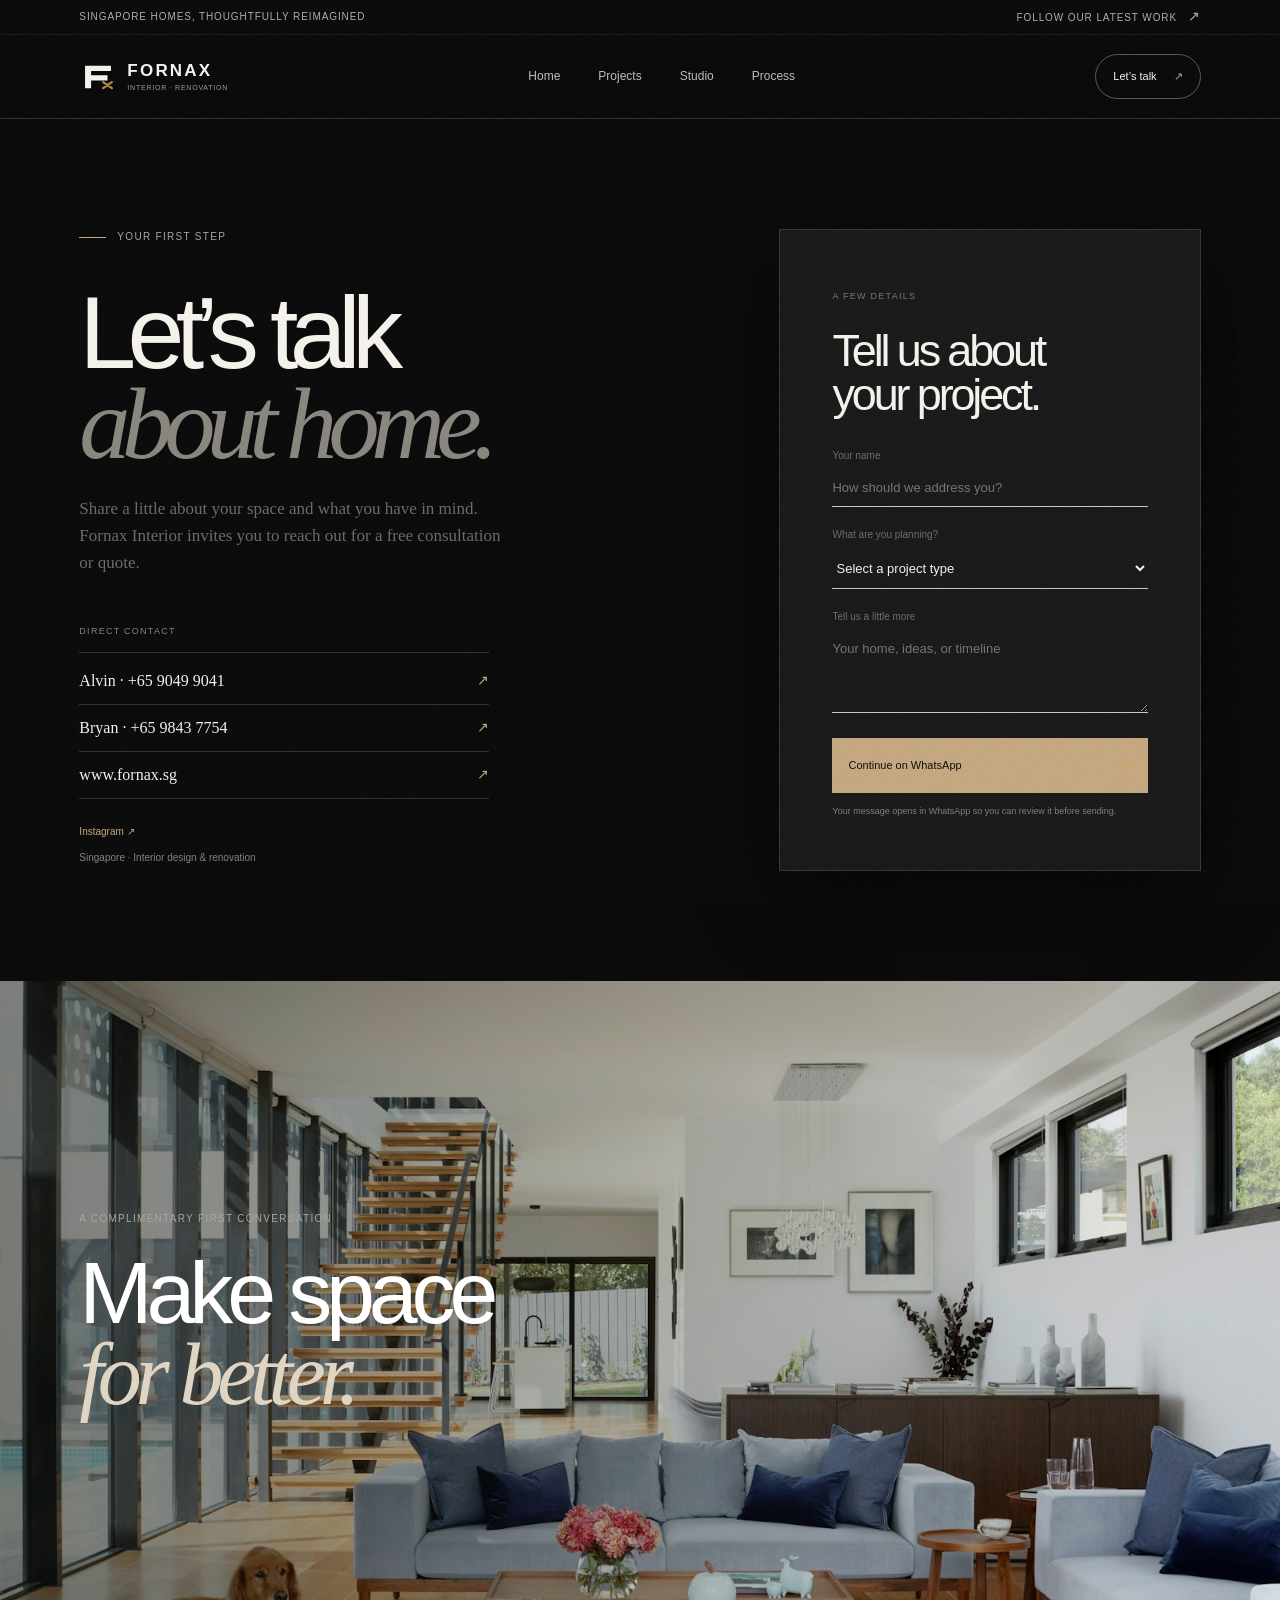
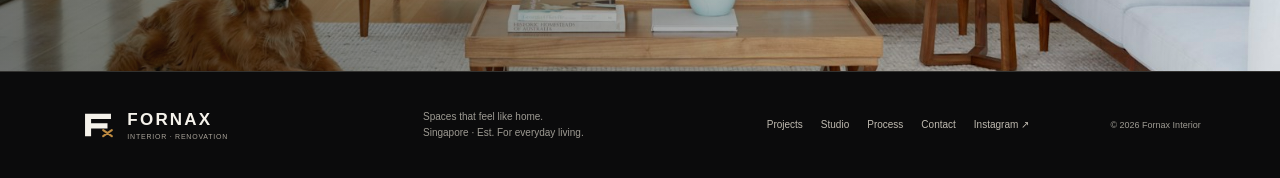
<file: contact.html>
<!doctype html><html lang="en"><head><meta charset="utf-8"><meta name="viewport" content="width=device-width, initial-scale=1"><meta name="theme-color" content="#f5f3ed"><meta name="description" content="Contact Fornax Interior Singapore for a free consultation or renovation quote. WhatsApp Alvin or Bryan."><title>Start a conversation — Fornax Interior</title><link rel="icon" href="assets/favicon.svg" type="image/svg+xml"><link rel="stylesheet" href="styles.css"></head><body><div class="announcement"><span>Singapore homes, thoughtfully reimagined</span><a href="https://www.instagram.com/fornaxinteriorsg/" target="_blank" rel="noreferrer">Follow our latest work <span>↗</span></a></div><header class="site-header"><a class="brand" href="index.html" aria-label="Fornax Interior home"><svg class="brand-mark" viewBox="0 0 44 44" aria-hidden="true"><path d="M7 35V9h30v6H14v5h19v6H14v9z" fill="currentColor"/><path d="m28 28 10 7M28 35l10-7" stroke="#bd8a41" stroke-width="2.5" stroke-linecap="round"/></svg><span class="brand-type"><b>FORNAX</b><small>INTERIOR · RENOVATION</small></span></a><nav class="main-nav" aria-label="Main navigation"><a class="" href="index.html">Home</a><a class="" href="projects.html">Projects</a><a class="" href="studio.html">Studio</a><a class="" href="process.html">Process</a></nav><a class="header-cta" href="contact.html">Let’s talk <span>↗</span></a><button class="menu-toggle" aria-label="Open menu" aria-expanded="false"><span></span><span></span></button></header><main><section class="contact-page section-pad"><div class="contact-page-copy"><p class="eyebrow"><span class="eyebrow-line"></span>Your first step</p><h1>Let’s talk<br /><em>about home.</em></h1><p>Share a little about your space and what you have in mind. Fornax Interior invites you to reach out for a free consultation or quote.</p><div class="contact-detail"><span>DIRECT CONTACT</span><a href="https://wa.me/6590499041" target="_blank">Alvin · +65 9049 9041 <b>↗</b></a><a href="https://wa.me/6598437754" target="_blank">Bryan · +65 9843 7754 <b>↗</b></a><a href="https://www.fornax.sg" target="_blank">www.fornax.sg <b>↗</b></a></div><div class="contact-social"><a href="https://www.instagram.com/fornaxinteriorsg/" target="_blank">Instagram ↗</a><span>Singapore · Interior design & renovation</span></div></div><form class="enquiry-form" id="enquiry-form"><span class="form-kicker">A FEW DETAILS</span><h2>Tell us about<br />your project.</h2><label>Your name<input name="name" autocomplete="name" placeholder="How should we address you?" required></label><label>What are you planning?<select name="project" required><option value="" disabled selected>Select a project type</option><option>Home renovation</option><option>Interior design</option><option>Kitchen or carpentry</option><option>Not sure yet</option></select></label><label>Tell us a little more<textarea name="message" rows="4" placeholder="Your home, ideas, or timeline"></textarea></label><button class="contact-action" type="submit">Continue on WhatsApp <span>↗</span></button><p class="form-note">Your message opens in WhatsApp so you can review it before sending.</p></form></section><section class="contact-image"><img src="assets/editorial-bedroom.jpg" alt="Quiet neutral bedroom with soft natural light"><div><p class="eyebrow">A complimentary first conversation</p><h2>Make space<br /><em>for better.</em></h2></div></section></main><footer class="footer"><a class="brand" href="index.html" aria-label="Fornax Interior home"><svg class="brand-mark" viewBox="0 0 44 44" aria-hidden="true"><path d="M7 35V9h30v6H14v5h19v6H14v9z" fill="currentColor"/><path d="m28 28 10 7M28 35l10-7" stroke="#bd8a41" stroke-width="2.5" stroke-linecap="round"/></svg><span class="brand-type"><b>FORNAX</b><small>INTERIOR · RENOVATION</small></span></a><p>Spaces that feel like home.<br />Singapore · Est. For everyday living.</p><nav><a href="projects.html">Projects</a><a href="studio.html">Studio</a><a href="process.html">Process</a><a href="contact.html">Contact</a><a href="https://www.instagram.com/fornaxinteriorsg/" target="_blank" rel="noreferrer">Instagram ↗</a></nav><span class="footer-copy">© <span id="year"></span> Fornax Interior</span></footer><script src="script.js"></script></body></html>
</file>
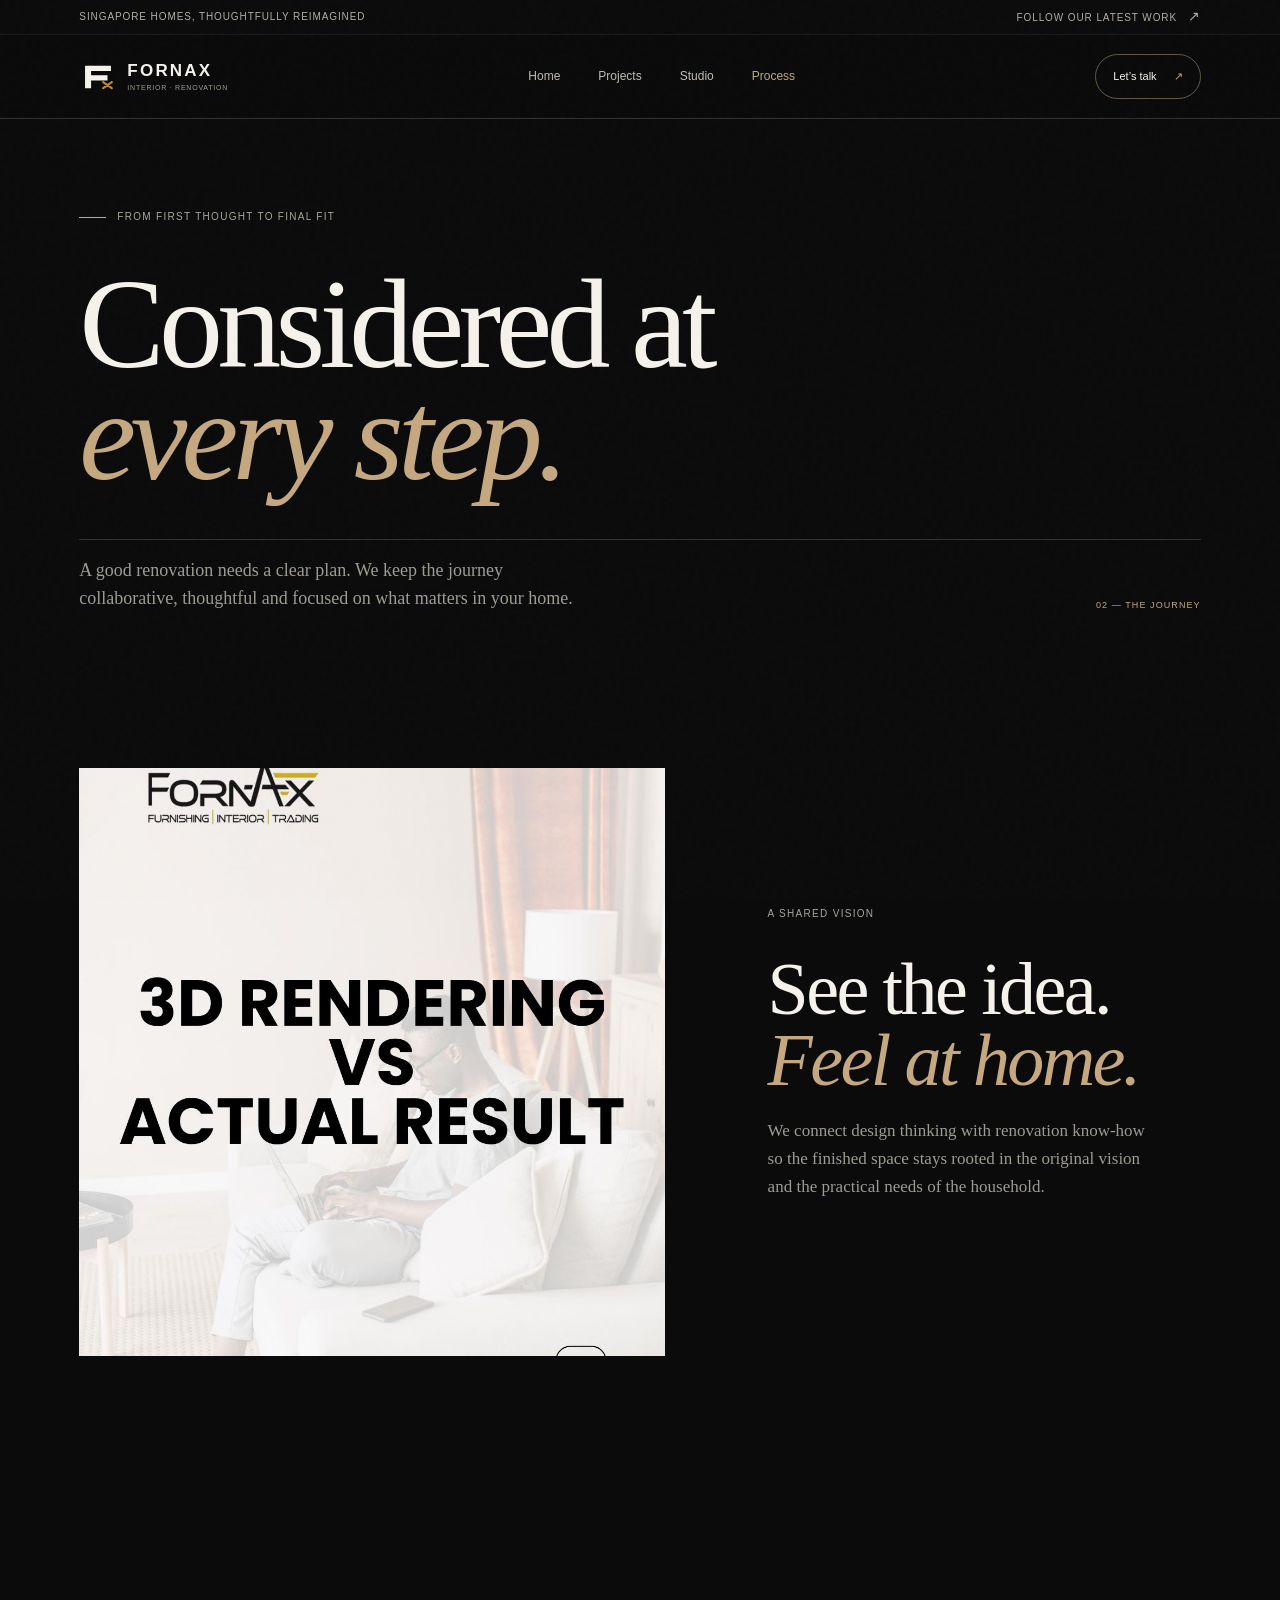
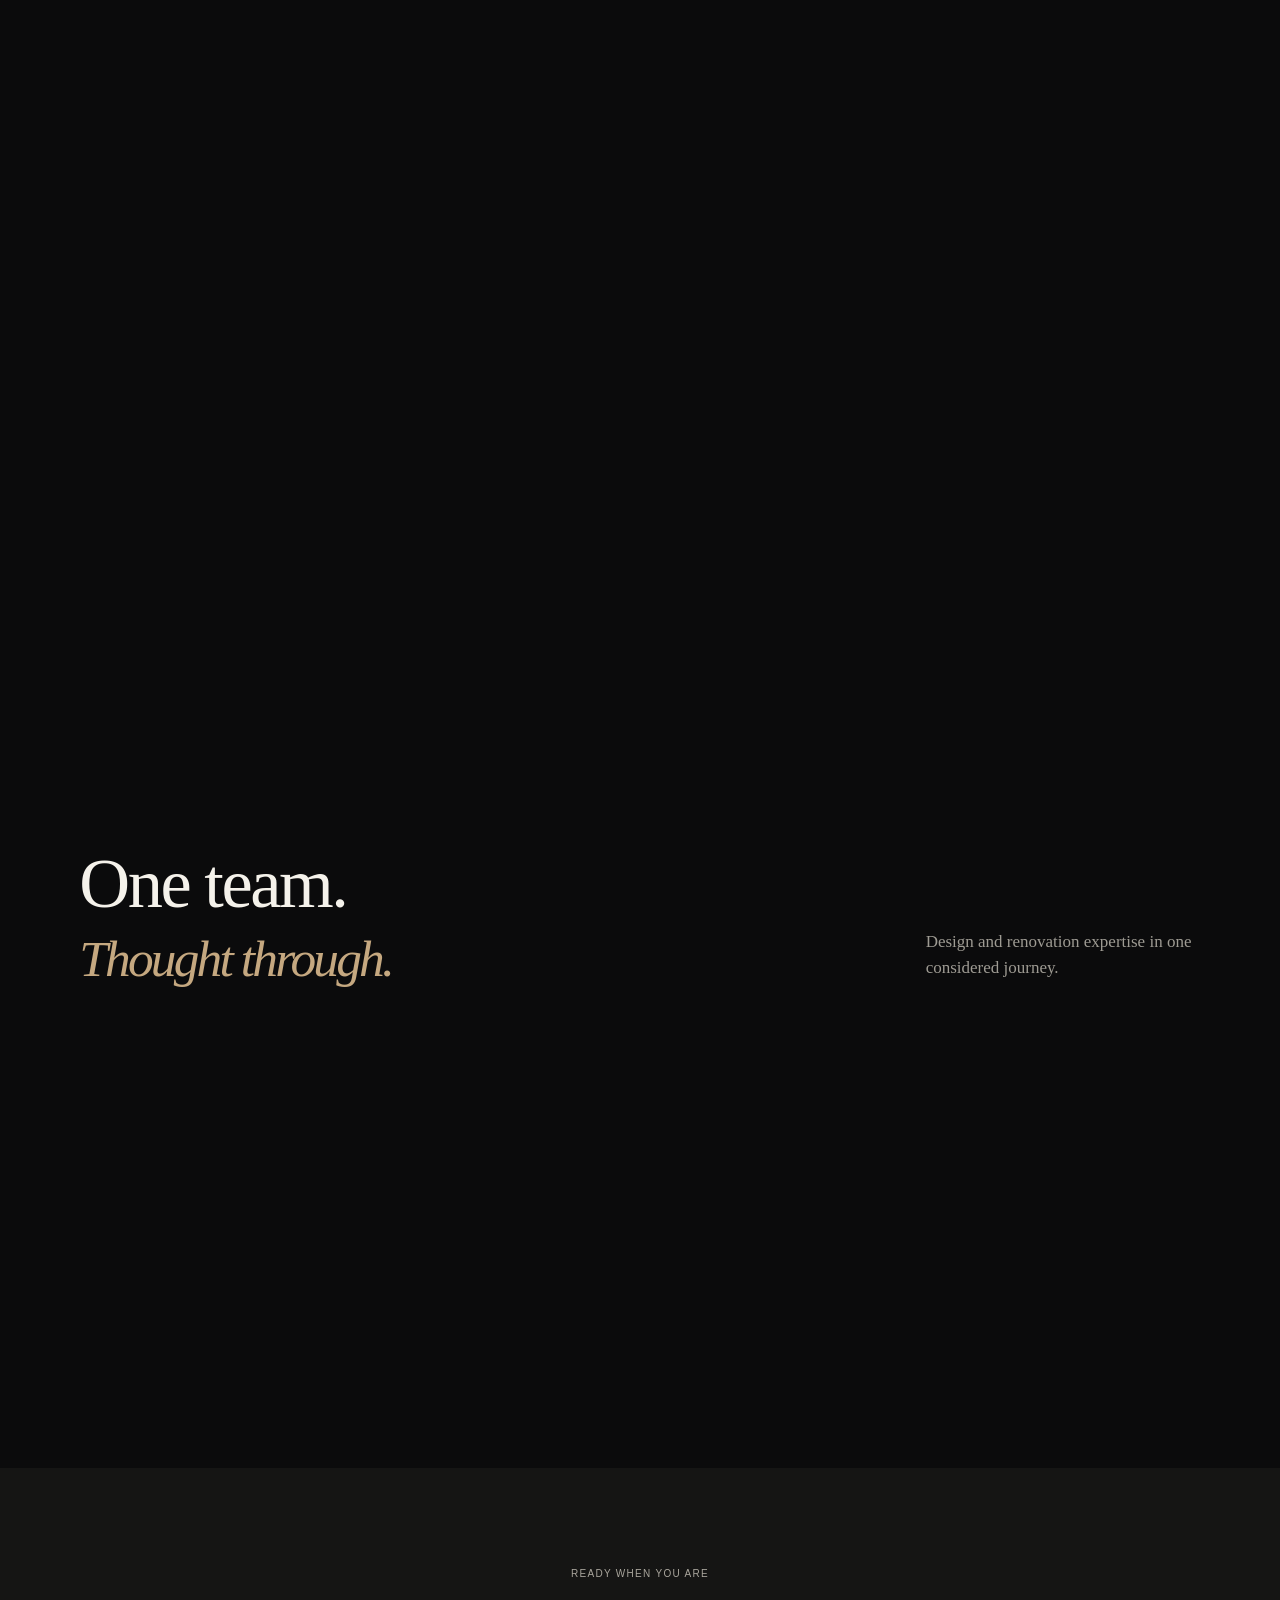
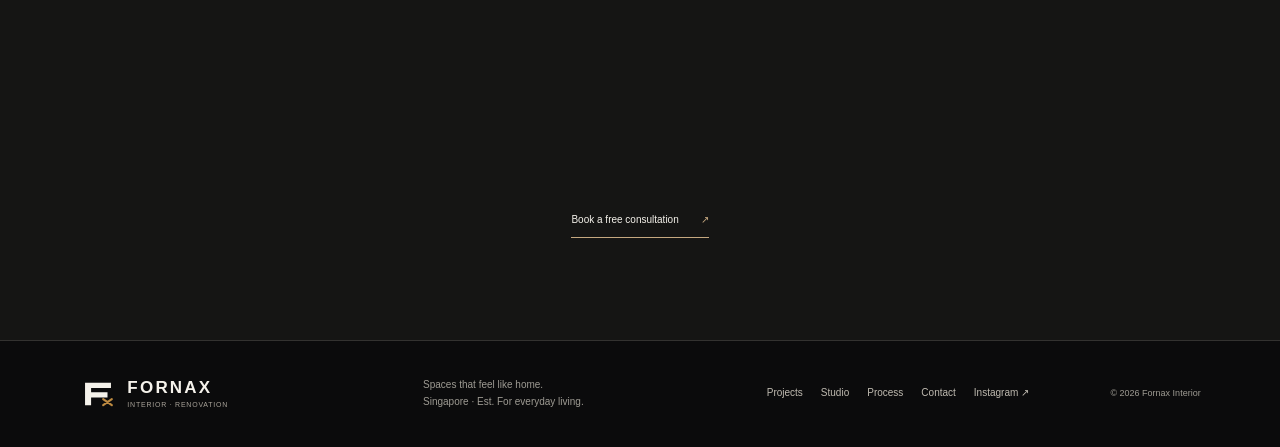
<file: process.html>
<!doctype html><html lang="en"><head><meta charset="utf-8"><meta name="viewport" content="width=device-width, initial-scale=1"><meta name="theme-color" content="#f5f3ed"><meta name="description" content="A clear, collaborative journey from consultation and design through renovation and handover with Fornax Interior."><title>Our process — Fornax Interior</title><link rel="icon" href="assets/favicon.svg" type="image/svg+xml"><link rel="stylesheet" href="styles.css"></head><body><div class="announcement"><span>Singapore homes, thoughtfully reimagined</span><a href="https://www.instagram.com/fornaxinteriorsg/" target="_blank" rel="noreferrer">Follow our latest work <span>↗</span></a></div><header class="site-header"><a class="brand" href="index.html" aria-label="Fornax Interior home"><svg class="brand-mark" viewBox="0 0 44 44" aria-hidden="true"><path d="M7 35V9h30v6H14v5h19v6H14v9z" fill="currentColor"/><path d="m28 28 10 7M28 35l10-7" stroke="#bd8a41" stroke-width="2.5" stroke-linecap="round"/></svg><span class="brand-type"><b>FORNAX</b><small>INTERIOR · RENOVATION</small></span></a><nav class="main-nav" aria-label="Main navigation"><a class="" href="index.html">Home</a><a class="" href="projects.html">Projects</a><a class="" href="studio.html">Studio</a><a class="current" href="process.html">Process</a></nav><a class="header-cta" href="contact.html">Let’s talk <span>↗</span></a><button class="menu-toggle" aria-label="Open menu" aria-expanded="false"><span></span><span></span></button></header><main><section class="page-hero"><p class="eyebrow"><span class="eyebrow-line"></span>From first thought to final fit</p><h1>Considered at<br /><em>every step.</em></h1><div class="page-hero-bottom"><p>A good renovation needs a clear plan. We keep the journey collaborative, thoughtful and focused on what matters in your home.</p><span>02 — THE JOURNEY</span></div></section><section class="process-intro section-pad"><div class="process-intro-image"><img src="assets/project-living.jpg" alt="Fornax Interior design visualisation and completed living room"></div><div><span class="eyebrow">A shared vision</span><h2>See the idea.<br /><em>Feel at home.</em></h2><p>We connect design thinking with renovation know-how so the finished space stays rooted in the original vision and the practical needs of the household.</p></div></section><section class="timeline section-pad"><div class="section-kicker"><span>01</span><span>How we work</span></div><article class="timeline-step"><span class="timeline-no">01</span><div><h3>Listen & understand</h3><p>We begin with a conversation about your home, priorities, timeline and the way you want to live.</p></div><span class="step-tag">CONSULTATION</span></article><article class="timeline-step"><span class="timeline-no">02</span><div><h3>Plan & imagine</h3><p>Explore layouts, design direction, materials and visualisations, with decisions shaped around the brief.</p></div><span class="step-tag">DESIGN</span></article><article class="timeline-step"><span class="timeline-no">03</span><div><h3>Make it real</h3><p>Bring the plan to site with renovation coordination, custom carpentry and attention to the details.</p></div><span class="step-tag">RENOVATION</span></article><article class="timeline-step"><span class="timeline-no">04</span><div><h3>Settle in</h3><p>Complete the finishing touches and prepare your new space for everyday living.</p></div><span class="step-tag">COMPLETION</span></article></section><section class="services section-pad" id="services"><div class="section-heading services-heading"><div><div class="section-kicker"><span>02</span><span>Our services</span></div><h2>One team.<br /><em>Thought through.</em></h2></div><p>Design and renovation expertise in one considered journey.</p></div><div class="service-list"><article class="service-row"><span class="service-number">01</span><h3>Interior design</h3><p>Space planning, 3D visualisation, material direction and design details.</p><span class="service-icon">↗</span></article><article class="service-row"><span class="service-number">02</span><h3>Home renovation</h3><p>Renovation coordination and finishing, with clear communication along the way.</p><span class="service-icon">↗</span></article><article class="service-row"><span class="service-number">03</span><h3>Custom carpentry</h3><p>Purposeful storage, kitchen cabinetry and feature walls tailored to your home.</p><span class="service-icon">↗</span></article></div></section><section class="cta-band"><p class="eyebrow">Ready when you are</p><h2>Every good home<br /><em>starts with a talk.</em></h2><a href="contact.html" class="dark-link">Book a free consultation <span>↗</span></a></section></main><footer class="footer"><a class="brand" href="index.html" aria-label="Fornax Interior home"><svg class="brand-mark" viewBox="0 0 44 44" aria-hidden="true"><path d="M7 35V9h30v6H14v5h19v6H14v9z" fill="currentColor"/><path d="m28 28 10 7M28 35l10-7" stroke="#bd8a41" stroke-width="2.5" stroke-linecap="round"/></svg><span class="brand-type"><b>FORNAX</b><small>INTERIOR · RENOVATION</small></span></a><p>Spaces that feel like home.<br />Singapore · Est. For everyday living.</p><nav><a href="projects.html">Projects</a><a href="studio.html">Studio</a><a href="process.html">Process</a><a href="contact.html">Contact</a><a href="https://www.instagram.com/fornaxinteriorsg/" target="_blank" rel="noreferrer">Instagram ↗</a></nav><span class="footer-copy">© <span id="year"></span> Fornax Interior</span></footer><script src="script.js"></script></body></html>
</file>
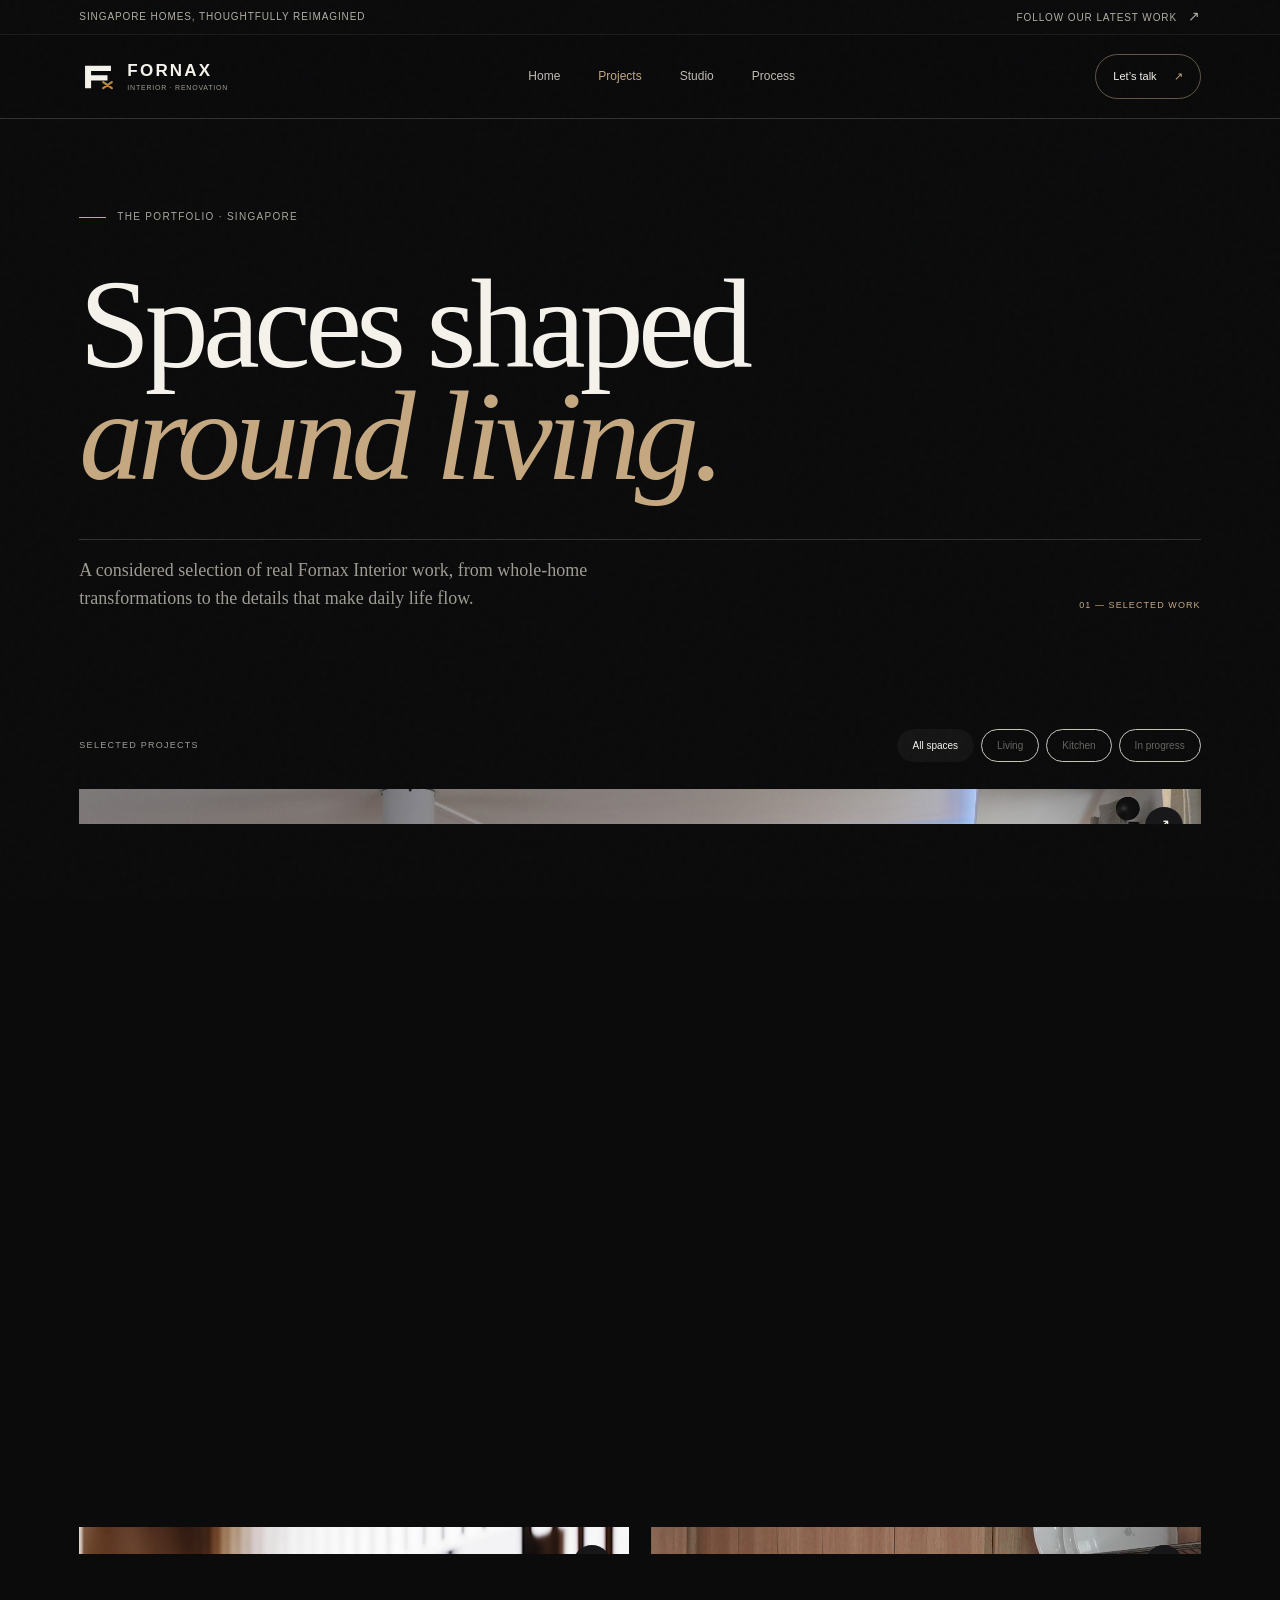
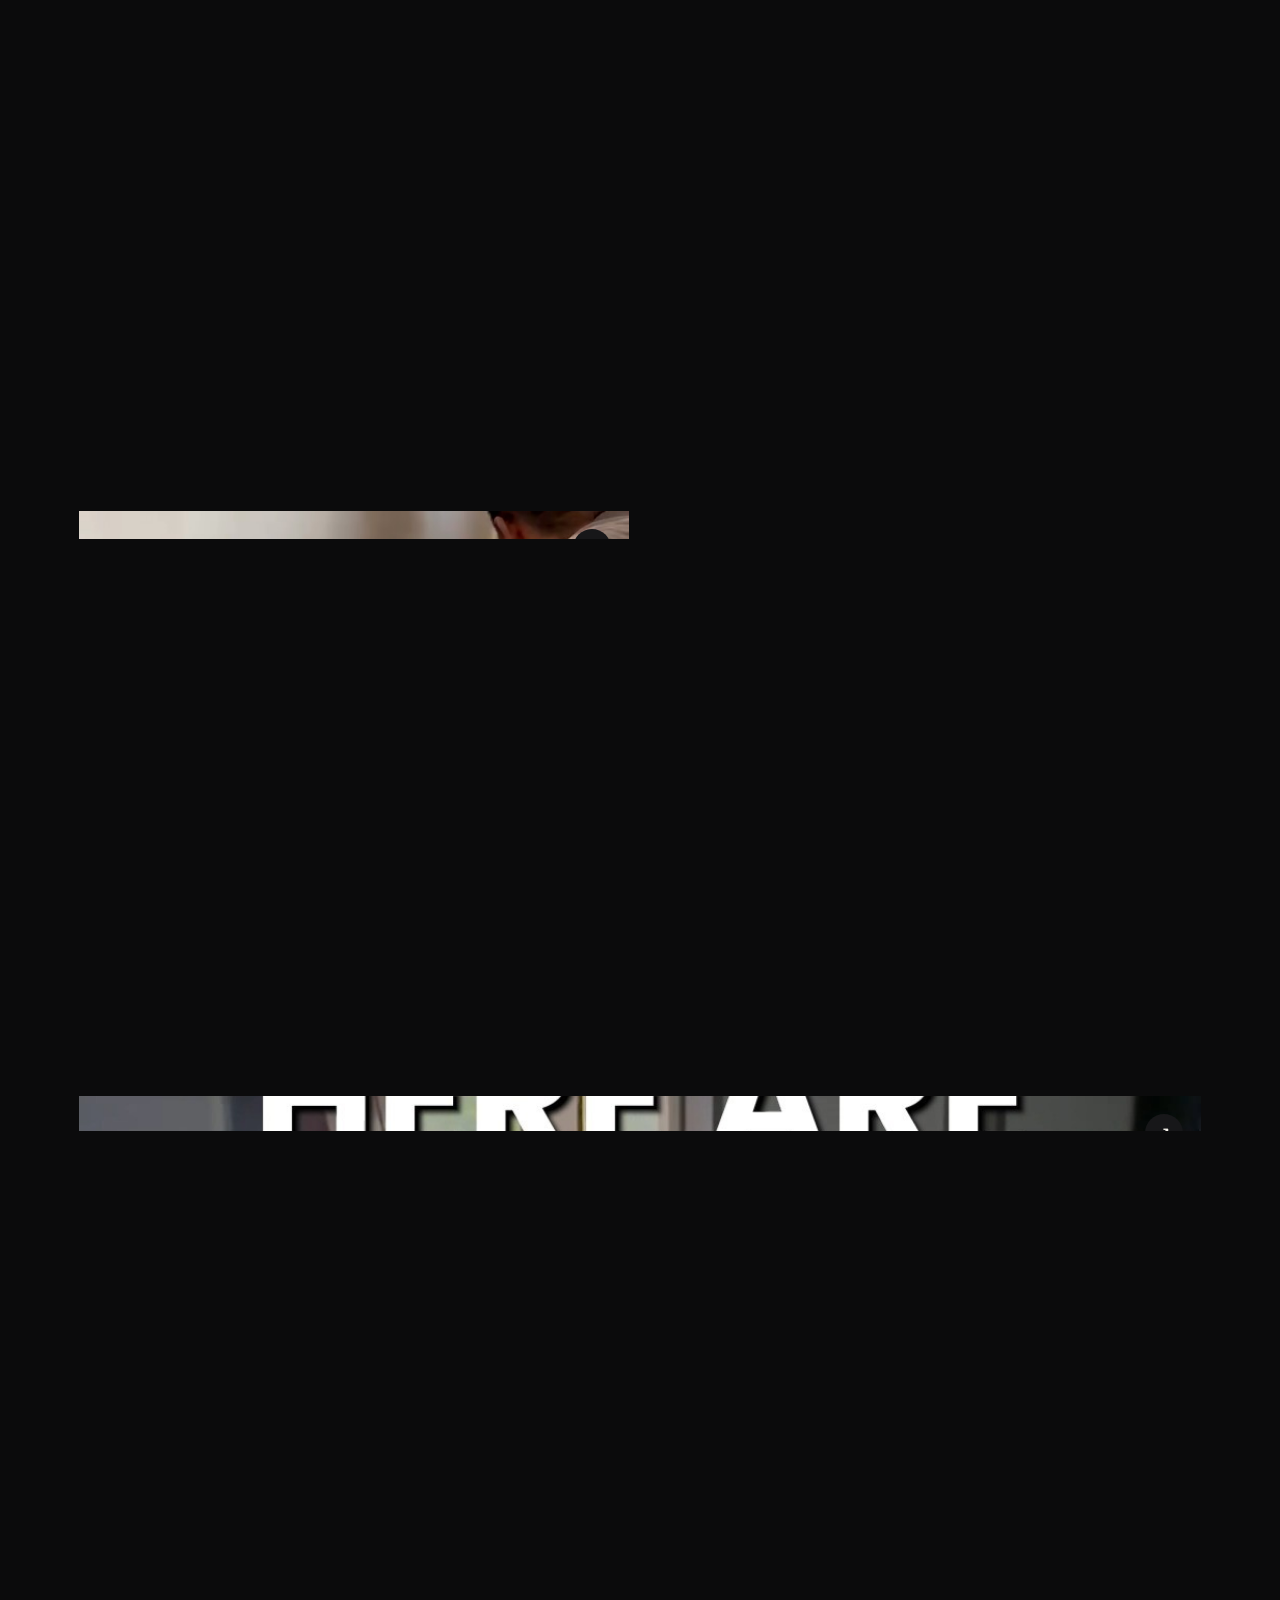
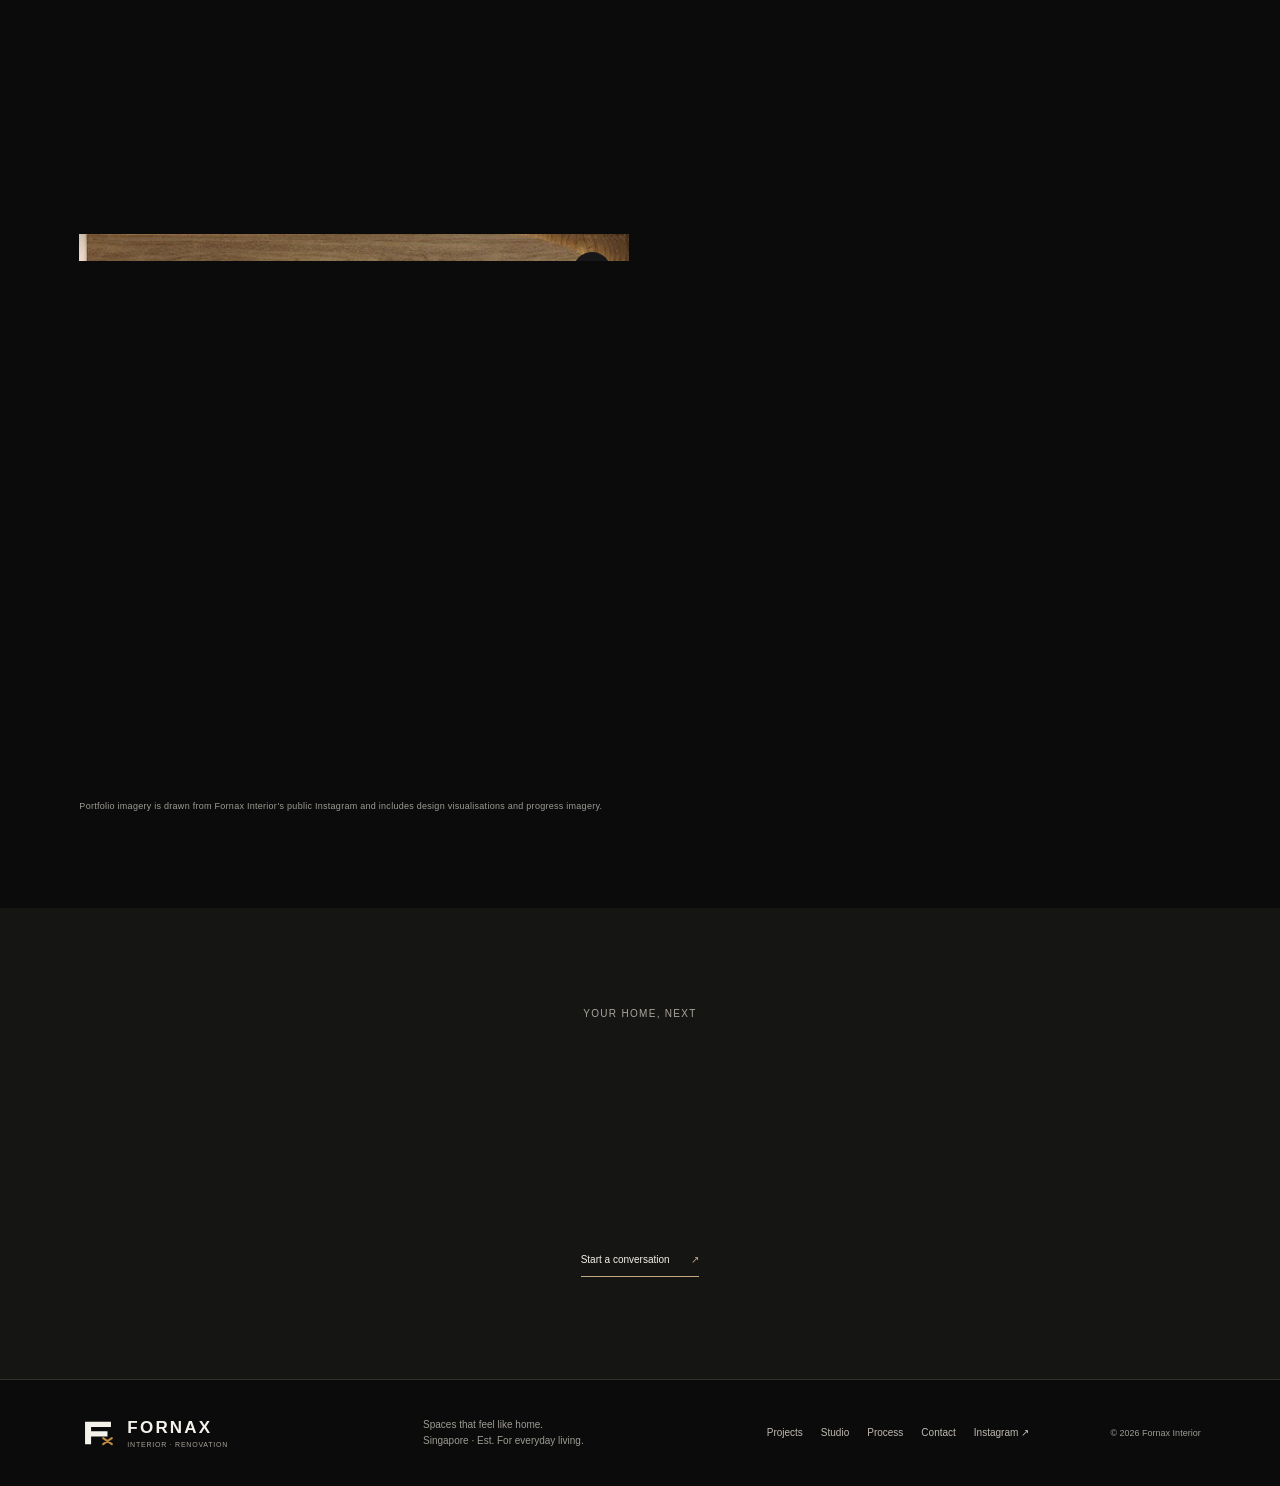
<file: projects.html>
<!doctype html><html lang="en"><head><meta charset="utf-8"><meta name="viewport" content="width=device-width, initial-scale=1"><meta name="theme-color" content="#f5f3ed"><meta name="description" content="Explore selected Fornax Interior Singapore renovation work, kitchens, living rooms and considered details."><title>Selected spaces — Fornax Interior</title><link rel="icon" href="assets/favicon.svg" type="image/svg+xml"><link rel="stylesheet" href="styles.css"></head><body><div class="announcement"><span>Singapore homes, thoughtfully reimagined</span><a href="https://www.instagram.com/fornaxinteriorsg/" target="_blank" rel="noreferrer">Follow our latest work <span>↗</span></a></div><header class="site-header"><a class="brand" href="index.html" aria-label="Fornax Interior home"><svg class="brand-mark" viewBox="0 0 44 44" aria-hidden="true"><path d="M7 35V9h30v6H14v5h19v6H14v9z" fill="currentColor"/><path d="m28 28 10 7M28 35l10-7" stroke="#bd8a41" stroke-width="2.5" stroke-linecap="round"/></svg><span class="brand-type"><b>FORNAX</b><small>INTERIOR · RENOVATION</small></span></a><nav class="main-nav" aria-label="Main navigation"><a class="" href="index.html">Home</a><a class="current" href="projects.html">Projects</a><a class="" href="studio.html">Studio</a><a class="" href="process.html">Process</a></nav><a class="header-cta" href="contact.html">Let’s talk <span>↗</span></a><button class="menu-toggle" aria-label="Open menu" aria-expanded="false"><span></span><span></span></button></header><main><section class="page-hero"><p class="eyebrow"><span class="eyebrow-line"></span>The portfolio · Singapore</p><h1>Spaces shaped<br /><em>around living.</em></h1><div class="page-hero-bottom"><p>A considered selection of real Fornax Interior work, from whole-home transformations to the details that make daily life flow.</p><span>01 — SELECTED WORK</span></div></section><section class="portfolio section-pad"><div class="portfolio-toolbar"><span>SELECTED PROJECTS</span><div class="filter-list"><button class="filter-button active" data-filter="all">All spaces</button><button class="filter-button" data-filter="living">Living</button><button class="filter-button" data-filter="kitchen">Kitchen</button><button class="filter-button" data-filter="process">In progress</button></div></div><div class="portfolio-grid"><article class="portfolio-card wide" data-category="living"><a class="portfolio-image" href="https://www.instagram.com/fornaxinteriorsg/" target="_blank"><img src="assets/project-woodlands.jpg" alt="Fornax Interior living room at 879A Woodlands Drive"><span class="image-open">↗</span><span class="image-label">WOODLANDS · COMPLETE HOME</span></a><div class="project-meta"><div><h3>A home, brought into balance</h3><p>879A Woodlands Drive · Whole-home renovation</p></div><span>01</span></div></article><article class="portfolio-card" data-category="living"><a class="portfolio-image" href="https://www.instagram.com/fornaxinteriorsg/" target="_blank"><img src="assets/project-tv-wall.jpg" alt="Custom TV feature wall and built-in storage"><span class="image-open">↗</span><span class="image-label">LIVING · CUSTOM CARPENTRY</span></a><div class="project-meta"><div><h3>Quietly distinctive</h3><p>Custom feature wall · Storage</p></div><span>02</span></div></article><article class="portfolio-card" data-category="kitchen"><a class="portfolio-image" href="https://www.instagram.com/fornaxinteriorsg/" target="_blank"><img src="assets/project-kitchen.jpg" alt="Wood and stone kitchen cabinetry"><span class="image-open">↗</span><span class="image-label">KITCHEN · MADE TO MEASURE</span></a><div class="project-meta"><div><h3>Room to gather</h3><p>Kitchen renovation · Storage planning</p></div><span>03</span></div></article><article class="portfolio-card" data-category="process"><a class="portfolio-image" href="https://www.instagram.com/fornaxinteriorsg/" target="_blank"><img src="assets/project-renovation.jpg" alt="Renovation work in progress"><span class="image-open">↗</span><span class="image-label">ON SITE · IN THE MAKING</span></a><div class="project-meta"><div><h3>Progress, with care</h3><p>Site preparation · Renovation</p></div><span>04</span></div></article><article class="portfolio-card wide" data-category="living"><a class="portfolio-image" href="https://www.instagram.com/fornaxinteriorsg/" target="_blank"><img src="assets/project-transformation.jpg" alt="Interior transformation shared by Fornax Interior"><span class="image-open">↗</span><span class="image-label">A NEW PERSPECTIVE</span></a><div class="project-meta"><div><h3>From possibility to place</h3><p>Interior transformation · Fornax portfolio</p></div><span>05</span></div></article><article class="portfolio-card" data-category="living"><a class="portfolio-image" href="https://www.instagram.com/fornaxinteriorsg/" target="_blank"><img src="assets/project-wall-options.jpg" alt="Feature wall design options"><span class="image-open">↗</span><span class="image-label">DESIGN STUDY · FEATURE WALL</span></a><div class="project-meta"><div><h3>Details, considered early</h3><p>Design options · Material direction</p></div><span>06</span></div></article></div><p class="portfolio-note">Portfolio imagery is drawn from Fornax Interior’s public Instagram and includes design visualisations and progress imagery.</p></section><section class="cta-band"><p class="eyebrow">Your home, next</p><h2>Let’s make a space<br /><em>feel like yours.</em></h2><a href="contact.html" class="dark-link">Start a conversation <span>↗</span></a></section></main><footer class="footer"><a class="brand" href="index.html" aria-label="Fornax Interior home"><svg class="brand-mark" viewBox="0 0 44 44" aria-hidden="true"><path d="M7 35V9h30v6H14v5h19v6H14v9z" fill="currentColor"/><path d="m28 28 10 7M28 35l10-7" stroke="#bd8a41" stroke-width="2.5" stroke-linecap="round"/></svg><span class="brand-type"><b>FORNAX</b><small>INTERIOR · RENOVATION</small></span></a><p>Spaces that feel like home.<br />Singapore · Est. For everyday living.</p><nav><a href="projects.html">Projects</a><a href="studio.html">Studio</a><a href="process.html">Process</a><a href="contact.html">Contact</a><a href="https://www.instagram.com/fornaxinteriorsg/" target="_blank" rel="noreferrer">Instagram ↗</a></nav><span class="footer-copy">© <span id="year"></span> Fornax Interior</span></footer><script src="script.js"></script></body></html>
</file>
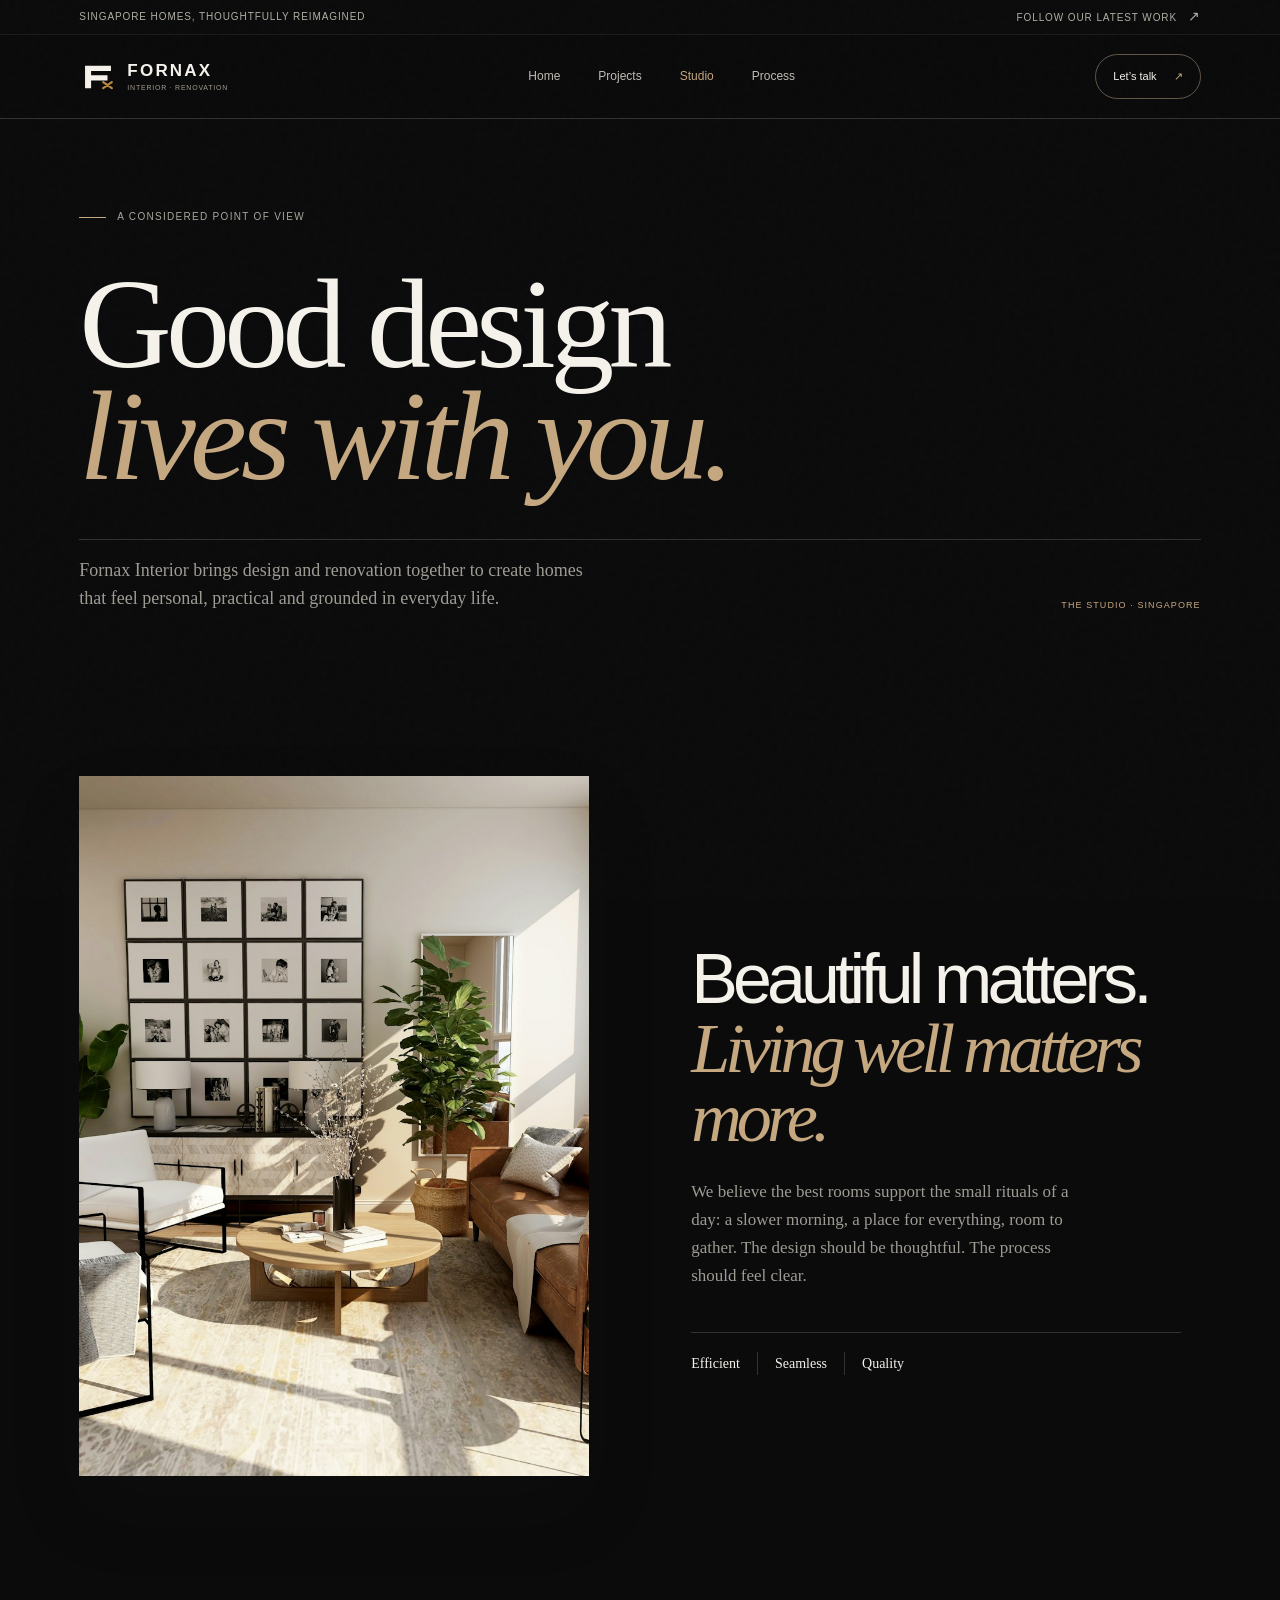
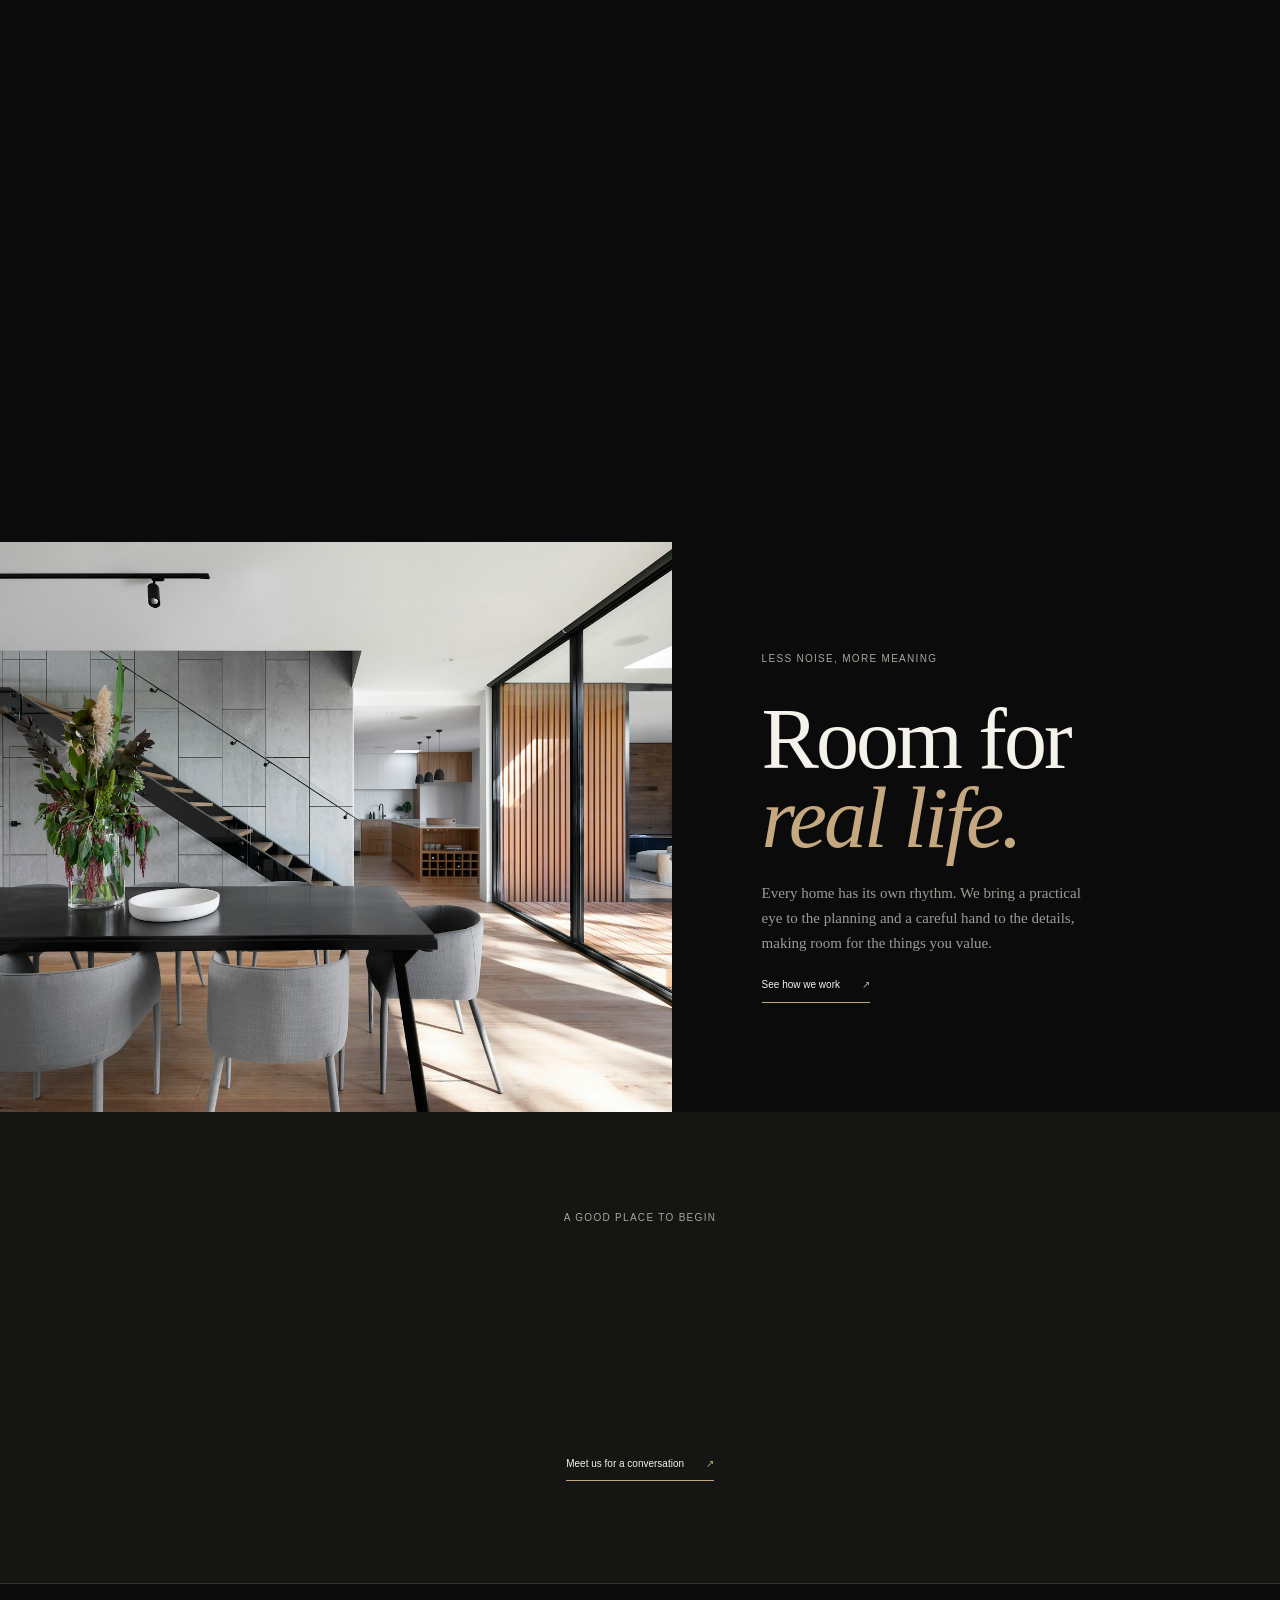
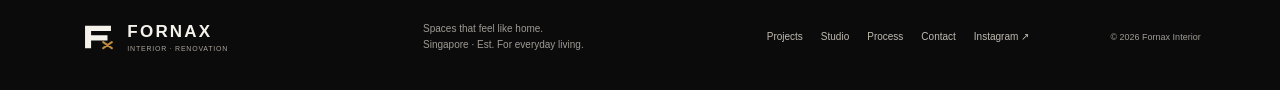
<file: studio.html>
<!doctype html><html lang="en"><head><meta charset="utf-8"><meta name="viewport" content="width=device-width, initial-scale=1"><meta name="theme-color" content="#f5f3ed"><meta name="description" content="Meet Fornax Interior, a Singapore interior design and renovation studio focused on efficient, seamless and quality homes."><title>The studio — Fornax Interior</title><link rel="icon" href="assets/favicon.svg" type="image/svg+xml"><link rel="stylesheet" href="styles.css"></head><body><div class="announcement"><span>Singapore homes, thoughtfully reimagined</span><a href="https://www.instagram.com/fornaxinteriorsg/" target="_blank" rel="noreferrer">Follow our latest work <span>↗</span></a></div><header class="site-header"><a class="brand" href="index.html" aria-label="Fornax Interior home"><svg class="brand-mark" viewBox="0 0 44 44" aria-hidden="true"><path d="M7 35V9h30v6H14v5h19v6H14v9z" fill="currentColor"/><path d="m28 28 10 7M28 35l10-7" stroke="#bd8a41" stroke-width="2.5" stroke-linecap="round"/></svg><span class="brand-type"><b>FORNAX</b><small>INTERIOR · RENOVATION</small></span></a><nav class="main-nav" aria-label="Main navigation"><a class="" href="index.html">Home</a><a class="" href="projects.html">Projects</a><a class="current" href="studio.html">Studio</a><a class="" href="process.html">Process</a></nav><a class="header-cta" href="contact.html">Let’s talk <span>↗</span></a><button class="menu-toggle" aria-label="Open menu" aria-expanded="false"><span></span><span></span></button></header><main><section class="page-hero"><p class="eyebrow"><span class="eyebrow-line"></span>A considered point of view</p><h1>Good design<br /><em>lives with you.</em></h1><div class="page-hero-bottom"><p>Fornax Interior brings design and renovation together to create homes that feel personal, practical and grounded in everyday life.</p><span>THE STUDIO · SINGAPORE</span></div></section><section class="studio-feature"><div class="studio-feature-image" data-tilt><img src="assets/editorial-living.jpg" alt="Calm, naturally lit living room"></div><div class="studio-feature-copy"><div class="section-kicker"><span>01</span><span>Our point of view</span></div><p class="display-copy">Beautiful matters.<br /><em>Living well matters more.</em></p><p>We believe the best rooms support the small rituals of a day: a slower morning, a place for everything, room to gather. The design should be thoughtful. The process should feel clear.</p><div class="values-row"><span>Efficient</span><span>Seamless</span><span>Quality</span></div></div></section><section class="studio-values section-pad"><div class="section-kicker"><span>02</span><span>What guides us</span></div><div class="values-grid"><article><span>01 / CLARITY</span><h2>Start with<br /><em>what matters.</em></h2><p>Good decisions begin with understanding your home, your priorities and the way you want each space to work.</p></article><article><span>02 / CRAFT</span><h2>Details with<br /><em>a purpose.</em></h2><p>Materials, storage and built-ins are considered as part of a whole, so the finished home feels calm and cohesive.</p></article><article><span>03 / CARE</span><h2>Work made<br /><em>to feel seamless.</em></h2><p>From the initial conversation through renovation, we aim to keep communication straightforward and the next step clear.</p></article></div></section><section class="studio-split"><img src="assets/editorial-detail.jpg" alt="Warm interior detail with natural materials"><div><p class="eyebrow">Less noise, more meaning</p><h2>Room for<br /><em>real life.</em></h2><p>Every home has its own rhythm. We bring a practical eye to the planning and a careful hand to the details, making room for the things you value.</p><a href="process.html" class="dark-link">See how we work <span>↗</span></a></div></section><section class="cta-band"><p class="eyebrow">A good place to begin</p><h2>Tell us what<br /><em>home means to you.</em></h2><a href="contact.html" class="dark-link">Meet us for a conversation <span>↗</span></a></section></main><footer class="footer"><a class="brand" href="index.html" aria-label="Fornax Interior home"><svg class="brand-mark" viewBox="0 0 44 44" aria-hidden="true"><path d="M7 35V9h30v6H14v5h19v6H14v9z" fill="currentColor"/><path d="m28 28 10 7M28 35l10-7" stroke="#bd8a41" stroke-width="2.5" stroke-linecap="round"/></svg><span class="brand-type"><b>FORNAX</b><small>INTERIOR · RENOVATION</small></span></a><p>Spaces that feel like home.<br />Singapore · Est. For everyday living.</p><nav><a href="projects.html">Projects</a><a href="studio.html">Studio</a><a href="process.html">Process</a><a href="contact.html">Contact</a><a href="https://www.instagram.com/fornaxinteriorsg/" target="_blank" rel="noreferrer">Instagram ↗</a></nav><span class="footer-copy">© <span id="year"></span> Fornax Interior</span></footer><script src="script.js"></script></body></html>
</file>
<file: styles.css>
:root{--paper:#f5f3ed;--ink:#20201d;--muted:#77766f;--line:#d9d7cf;--accent:#bd8a41;--forest:#344138;--white:#fffefa;--serif:Georgia,"Times New Roman",serif;--sans:Arial,Helvetica,sans-serif;--pad:clamp(22px,6.2vw,94px)}*{box-sizing:border-box}html{scroll-behavior:smooth}body{margin:0;background:var(--paper);color:var(--ink);font-family:var(--sans);font-size:15px;-webkit-font-smoothing:antialiased}a{color:inherit;text-decoration:none}button{font:inherit;color:inherit}.announcement{height:35px;padding:0 var(--pad);display:flex;justify-content:space-between;align-items:center;background:var(--forest);color:#f7f4eb;font-size:10px;letter-spacing:.09em;text-transform:uppercase}.announcement a span{font-size:14px;margin-left:7px}.site-header{height:84px;padding:0 var(--pad);display:flex;align-items:center;justify-content:space-between;border-bottom:1px solid var(--line);position:relative;z-index:10;background:var(--paper)}.brand{display:flex;align-items:center;gap:10px}.brand-mark{width:38px;height:38px}.brand-type{display:flex;flex-direction:column;line-height:1}.brand-type b{font-size:17px;letter-spacing:.13em;font-weight:700}.brand-type small{margin-top:5px;font-size:7px;letter-spacing:.11em;color:var(--muted)}.main-nav{display:flex;gap:38px;font-size:12px;color:#4f4e48}.main-nav a,.header-cta,.text-link,.outline-link,.dark-link,.contact-action,.contact-site{transition:opacity .2s,color .2s}.main-nav a:hover,.header-cta:hover,.text-link:hover,.outline-link:hover,.dark-link:hover,.contact-action:hover,.contact-site:hover{opacity:.62}.header-cta{padding:12px 17px;border:1px solid #b3b1a9;border-radius:30px;font-size:11px}.header-cta span{color:var(--accent);padding-left:14px}.menu-toggle{display:none;background:none;border:0}.hero{min-height:calc(100vh - 119px);padding:clamp(48px,7vw,100px) var(--pad) 56px;position:relative;display:grid;grid-template-columns:.88fr 1.12fr;gap:clamp(40px,7.4vw,110px);align-items:center;overflow:hidden}.hero-copy{align-self:center;padding-bottom:45px;position:relative;z-index:1}.eyebrow,.section-kicker{margin:0;color:#77766f;font-size:10px;letter-spacing:.13em;text-transform:uppercase;display:flex;align-items:center;gap:11px}.eyebrow-line{width:27px;height:1px;background:var(--accent)}h1,h2,h3,p{margin-top:0}.hero h1{font-size:clamp(52px,7.5vw,112px);line-height:.94;letter-spacing:-.075em;font-weight:500;margin:33px 0 43px}.hero h1 em,.section-heading h2 em,.intro h2 span,.manifesto-copy h2 em,.contact h2 em,.services-heading h2 em{font-family:var(--serif);font-weight:400;letter-spacing:-.055em}.hero-bottom{display:flex;justify-content:space-between;align-items:flex-end;gap:25px;max-width:510px}.hero-bottom p{font-size:13px;line-height:1.7;color:#6d6c66;max-width:250px;margin:0}.text-link{font-size:11px;white-space:nowrap;border-bottom:1px solid var(--ink);padding-bottom:7px}.text-link span{margin-left:9px;color:var(--accent)}.hero-stage{position:relative;transform-style:preserve-3d;perspective:1000px}.hero-photo-shell{height:clamp(440px,56vw,710px);overflow:hidden;background:#ddd7ca;transform:rotateX(var(--rx,0deg)) rotateY(var(--ry,0deg));transition:transform .28s ease-out;box-shadow:0 28px 60px #38332719}.hero-photo{width:100%;height:100%;object-fit:cover;object-position:center 48%;display:block;transform:scale(1.025);transition:transform .6s ease}.hero-stage:hover .hero-photo{transform:scale(1.055)}.hero-caption{display:flex;justify-content:space-between;padding:13px 0;border-bottom:1px solid var(--line);font-size:9px;letter-spacing:.09em;text-transform:uppercase;color:#77766f}.hero-caption .caption-index{color:var(--accent)}.floating-note{position:absolute;left:-52px;bottom:16%;display:flex;align-items:center;gap:11px;background:var(--white);padding:14px 18px;box-shadow:0 12px 35px #201d1716}.note-dot{height:9px;width:9px;border-radius:50%;background:#859274}.floating-note b,.floating-note small{display:block}.floating-note b{font-size:10px;font-weight:500}.floating-note small{font-size:9px;color:var(--muted);margin-top:4px}.hero-stamp{position:absolute;right:-22px;top:12%;height:96px;width:96px;border-radius:50%;background:var(--forest);color:#fbf8f0;display:grid;place-items:center;text-align:center;font-size:8px;letter-spacing:.1em;line-height:1.45;transform:translateZ(35px) rotate(8deg)}.hero-stamp i{position:absolute;color:#cfaa68;font-style:normal;right:15px;top:11px;font-size:13px}.hero-scroll{position:absolute;bottom:25px;left:var(--pad);display:flex;align-items:center;gap:12px;text-transform:uppercase;letter-spacing:.12em;font-size:8px;color:#85847d}.hero-scroll i{display:block;width:47px;height:1px;background:var(--accent)}.section-pad{padding-left:var(--pad);padding-right:var(--pad)}.intro{padding-top:135px;padding-bottom:114px}.section-kicker span:first-child{color:var(--accent)}.intro-content{display:grid;grid-template-columns:1.25fr .75fr;gap:70px;align-items:end;padding:43px 0 55px}.intro h2,.section-heading h2,.contact h2{font-size:clamp(42px,6.2vw,82px);line-height:.98;letter-spacing:-.07em;font-weight:500;margin:0}.intro h2 span{color:#85837c}.intro-note{max-width:330px}.intro-note p{font-family:var(--serif);font-size:19px;line-height:1.55;color:#66655f;margin:0 0 22px}.round-link{display:inline-grid;place-items:center;border:1px solid #b7b5ad;border-radius:50%;width:39px;height:39px;font-size:16px;transition:background .2s,color .2s}.round-link:hover{background:var(--forest);color:white}.values-row{display:flex;align-items:center;gap:clamp(20px,4vw,58px);padding-top:19px;border-top:1px solid var(--line);font-family:var(--serif);font-size:17px}.values-row span:not(:first-child){border-left:1px solid var(--line);padding-left:clamp(20px,4vw,58px)}.values-row small{margin-left:auto;font:9px var(--sans);letter-spacing:.12em;color:#85847d}.work{padding-top:108px;padding-bottom:122px;background:#eeece5}.section-heading{display:flex;justify-content:space-between;align-items:flex-end;margin-bottom:46px}.section-heading h2{margin-top:30px}.slider-tools{display:flex;align-items:center;gap:9px}.slide-count{font-size:10px;color:#83827b;margin-right:17px}.slide-count b{font-weight:500;color:var(--ink)}.slide-count span{padding:0 4px;color:#b6b4ac}.slide-arrow{height:40px;width:40px;border-radius:50%;border:1px solid #bab8af;background:transparent;cursor:pointer;font-size:16px;transition:background .2s,color .2s,border-color .2s}.slide-arrow:hover{background:var(--forest);border-color:var(--forest);color:white}.project-slider{display:grid;grid-template-columns:repeat(2,minmax(0,1fr));gap:40px 22px;overflow:hidden;outline:none}.project-card{min-width:0;transition:opacity .4s,transform .55s;animation:arrive .45s both}@keyframes arrive{from{opacity:.3;transform:translateY(10px)}to{opacity:1;transform:translateY(0)}}.project-card:nth-child(n+3){display:none}.project-image{height:clamp(260px,36vw,490px);position:relative;overflow:hidden;background:#d8d4ca}.project-image::after{content:"";position:absolute;inset:50% 0 0;background:linear-gradient(transparent,#12130e44);pointer-events:none}.project-image img{width:100%;height:100%;object-fit:cover;transition:transform .7s cubic-bezier(.2,.7,.2,1);display:block}.project-card:hover .project-image img{transform:scale(1.045)}.image-label{position:absolute;z-index:1;bottom:18px;left:20px;color:white;font-size:9px;letter-spacing:.11em}.image-open{position:absolute;z-index:1;right:17px;top:17px;width:38px;height:38px;display:grid;place-items:center;border-radius:50%;color:var(--ink);background:var(--paper);font-size:16px;transition:transform .2s}.image-open:hover{transform:rotate(45deg)}.project-meta{display:flex;justify-content:space-between;align-items:flex-start;padding-top:17px}.project-meta h3{font-size:17px;font-weight:500;letter-spacing:-.03em;margin:0 0 7px}.project-meta p{font-size:10px;color:#77766f;margin:0}.project-meta>span{font-size:9px;color:#77766f}.slide-progress{margin-top:28px;height:1px;background:#d3d0c7}.slide-progress span{display:block;height:1px;width:25%;background:var(--accent);transition:width .35s}.outline-link{display:table;margin:29px auto 0;padding:12px 17px;border:1px solid #b4b1a8;border-radius:28px;font-size:10px}.outline-link span{color:var(--accent);padding-left:17px}.manifesto{background:#d8d8cf;display:grid;grid-template-columns:1fr 1fr;min-height:600px}.manifesto-photo{min-height:500px;overflow:hidden}.manifesto-photo img{width:100%;height:100%;display:block;object-fit:cover;object-position:center 40%}.manifesto-copy{padding:88px clamp(40px,7vw,108px) 42px;position:relative;display:flex;flex-direction:column;justify-content:center}.manifesto-label{font-family:var(--serif);font-size:17px;line-height:1.35;margin:38px 0 19px;color:#65655e}.manifesto-copy h2{font-size:clamp(42px,5.3vw,68px);line-height:.98;font-weight:500;letter-spacing:-.07em;margin:0 0 24px}.manifesto-copy>p:not(.manifesto-label){max-width:375px;color:#66655f;font-size:12px;line-height:1.75}.dark-link{display:table;width:max-content;margin-top:18px;padding-bottom:8px;border-bottom:1px solid var(--ink);font-size:10px}.dark-link span{margin-left:19px;color:var(--accent)}.manifesto-index{margin-top:67px;padding-top:14px;border-top:1px solid #b7b7ad;font-size:10px;letter-spacing:.12em}.manifesto-index span{float:right;font-size:8px;color:#74736d}.services{padding-top:132px;padding-bottom:130px}.services-heading{align-items:end;margin-bottom:60px}.services-heading h2{font-size:clamp(41px,5.5vw,72px)}.services-heading h2 em{font-size:.73em;color:#797870}.services-heading>p{max-width:275px;color:#717069;font-family:var(--serif);font-size:17px;line-height:1.55;margin:0 0 5px}.service-row{display:grid;grid-template-columns:60px minmax(180px,.85fr) 1fr 30px;gap:25px;align-items:center;padding:24px 0;border-top:1px solid var(--line);transition:padding .25s}.service-row:last-child{border-bottom:1px solid var(--line)}.service-row:hover{padding-left:10px;padding-right:10px}.service-number{color:var(--accent);font-size:10px}.service-row h3{margin:0;font-family:var(--serif);font-weight:400;font-size:clamp(20px,2.5vw,29px);letter-spacing:-.04em}.service-row p{margin:0;max-width:420px;font-size:11px;line-height:1.7;color:#74736d}.service-icon{width:29px;height:29px;border:1px solid #c4c2ba;border-radius:50%;display:grid;place-items:center;font-size:12px;transition:background .2s,color .2s}.service-row:hover .service-icon{background:var(--forest);color:white}.contact{background:var(--forest);color:#f5f3ed;padding-top:100px;padding-bottom:101px;display:grid;grid-template-columns:1fr .7fr;gap:70px;align-items:center}.contact .section-kicker{color:#c5c6b9}.contact .section-kicker span:first-child{color:#d0a85c}.contact h2{margin:39px 0 20px;font-size:clamp(55px,7vw,92px)}.contact h2 em{color:#d3cfc2}.contact-text>p{max-width:330px;color:#c7c9bd;font-family:var(--serif);font-size:17px;line-height:1.55}.contact-card{background:var(--paper);color:var(--ink);padding:clamp(28px,4vw,52px);max-width:430px;justify-self:end;width:100%;box-shadow:0 25px 70px #11140f33}.contact-card-label{font-size:9px;letter-spacing:.13em;color:#77766f}.contact-card h3{font-size:clamp(24px,3.5vw,38px);line-height:1.08;letter-spacing:-.06em;margin:25px 0 26px;font-weight:500}.contact-action{display:flex;justify-content:space-between;align-items:center;padding:14px 16px;background:var(--forest);color:#fff;font-size:11px}.contact-action span{color:#d0a85c;font-size:16px}.contact-action.secondary{margin-top:8px;background:transparent;color:var(--ink);border:1px solid #ccc9bf}.contact-action.secondary span{color:var(--accent)}.contact-site{display:inline-block;margin-top:19px;padding-bottom:4px;border-bottom:1px solid var(--line);font-size:10px;color:#6d6c66}.contact-site span{margin-left:14px;color:var(--accent)}.footer{padding:34px var(--pad);display:grid;grid-template-columns:1fr 1fr 1fr auto;gap:20px;align-items:center;background:#282e29;color:#f4f1e9}.footer .brand-type small{color:#babbb2}.footer>p{font-size:10px;line-height:1.65;color:#c3c4ba;margin:0}.footer nav{display:flex;gap:18px;font-size:10px}.footer-copy{font-size:9px;color:#c3c4ba;white-space:nowrap}.reveal{opacity:0;transform:translateY(22px);transition:opacity .7s ease,transform .7s ease}.reveal.visible{opacity:1;transform:translateY(0)}@media(min-width:1500px){.hero{max-width:1800px;margin:auto}.hero-photo-shell{height:740px}}@media(max-width:900px){.hero{grid-template-columns:.8fr 1.2fr;gap:38px}.hero h1{font-size:clamp(48px,8vw,75px)}.hero-photo-shell{height:540px}.hero-caption span:last-child{display:none}.intro-content{gap:30px}.manifesto{min-height:500px}.manifesto-photo{min-height:450px}.manifesto-copy{padding:55px 45px 32px}.services-heading>p{max-width:225px}.contact{gap:35px}.footer{grid-template-columns:1fr 1fr}.footer-copy{justify-self:end}}@media(max-width:650px){.announcement{font-size:8px;letter-spacing:.05em;height:32px}.site-header{height:70px}.brand-mark{width:32px;height:32px}.brand-type b{font-size:15px}.main-nav{display:none;position:absolute;top:69px;left:0;right:0;background:var(--paper);padding:20px var(--pad) 26px;flex-direction:column;gap:20px;border-bottom:1px solid var(--line)}.main-nav.open{display:flex}.header-cta{margin-left:auto;margin-right:17px;font-size:10px;padding:10px 13px}.menu-toggle{width:29px;display:grid;gap:5px;background:none;border:0;padding:5px;cursor:pointer}.menu-toggle span{display:block;height:1px;background:var(--ink)}.hero{display:flex;flex-direction:column;align-items:stretch;gap:27px;padding-top:53px;padding-bottom:64px;min-height:0}.hero-copy{padding:0}.hero h1{font-size:clamp(54px,13.5vw,82px);margin:24px 0 20px}.hero-bottom{align-items:flex-start}.hero-bottom p{font-size:12px}.hero-stage{margin-left:15px}.hero-photo-shell{height:118vw;max-height:600px;min-height:400px}.hero-caption{font-size:8px}.floating-note{left:-15px;bottom:50px;padding:11px 13px}.hero-stamp{width:77px;height:77px;right:-10px;top:11%;font-size:7px}.hero-scroll{display:none}.intro{padding-top:82px;padding-bottom:78px}.intro-content{display:block;padding:33px 0 32px}.intro h2{font-size:clamp(42px,10vw,64px)}.intro-note{margin-top:28px}.intro-note p{font-size:17px}.values-row{gap:13px;font-size:14px}.values-row span:not(:first-child){padding-left:13px}.values-row small{font-size:7px}.work{padding-top:76px;padding-bottom:86px}.section-heading{margin-bottom:30px;align-items:flex-end}.section-heading h2{font-size:clamp(43px,10vw,65px);margin-top:22px}.slider-tools{gap:6px}.slide-count{margin-right:5px;font-size:9px}.slide-arrow{width:35px;height:35px}.project-slider{grid-template-columns:1fr;gap:0}.project-card:nth-child(2){display:none}.project-image{height:115vw;max-height:540px;min-height:340px}.project-meta h3{font-size:16px}.manifesto{grid-template-columns:1fr}.manifesto-photo{min-height:0;height:96vw;max-height:470px}.manifesto-copy{padding:57px var(--pad) 34px}.manifesto-label{margin-top:29px}.manifesto-copy h2{font-size:clamp(46px,11vw,69px)}.manifesto-index{margin-top:47px}.services{padding-top:84px;padding-bottom:85px}.services-heading{display:block}.services-heading>p{margin-top:25px}.services-heading h2{font-size:clamp(43px,10vw,64px)}.service-row{grid-template-columns:30px 1fr 26px;gap:10px;padding:21px 0}.service-row h3{font-size:22px}.service-row p{grid-column:2;grid-row:2;margin-top:-3px}.service-icon{grid-column:3;grid-row:1}.contact{padding-top:72px;padding-bottom:73px;grid-template-columns:1fr;gap:35px}.contact h2{font-size:clamp(60px,14vw,86px);margin-top:29px}.contact-card{justify-self:stretch;max-width:none}.footer{grid-template-columns:1fr 1fr;gap:23px}.footer nav{flex-direction:column;gap:9px}.footer-copy{justify-self:start;font-size:8px}}@media(prefers-reduced-motion:reduce){*,*::before,*::after{scroll-behavior:auto!important;animation-duration:.01ms!important;animation-iteration-count:1!important;transition-duration:.01ms!important}}
:root{scroll-behavior:smooth}.main-nav a.current{color:var(--accent)}.page-hero{padding:90px var(--pad) 58px;background:var(--paper)}.page-hero h1,.contact-page h1{font-size:clamp(62px,10vw,132px);font-weight:500;letter-spacing:-.085em;line-height:.88;margin:42px 0 46px}.page-hero h1 em,.contact-page h1 em,.display-copy em,.studio-feature-copy em,.studio-split em,.process-intro em,.cta-band em{font-family:var(--serif);font-weight:400;color:#89877e}.page-hero-bottom{display:flex;justify-content:space-between;align-items:end;border-top:1px solid var(--line);padding-top:17px;gap:32px}.page-hero-bottom p{font-family:var(--serif);font-size:18px;line-height:1.55;color:#66655f;max-width:510px;margin:0}.page-hero-bottom span{font-size:9px;letter-spacing:.12em;color:var(--accent);white-space:nowrap}.portfolio{padding-top:58px;padding-bottom:94px;background:#eeece5}.portfolio-toolbar{display:flex;justify-content:space-between;gap:24px;align-items:center;margin-bottom:27px}.portfolio-toolbar>span,.form-kicker{font-size:9px;letter-spacing:.14em;color:#77766f}.filter-list{display:flex;gap:7px}.filter-button{border:1px solid #c8c5bc;background:transparent;border-radius:25px;padding:10px 15px;font:10px var(--sans);color:#66655f;cursor:pointer;transition:.2s}.filter-button:hover,.filter-button.active{background:var(--forest);border-color:var(--forest);color:#f5f3ed}.portfolio-grid{display:grid;grid-template-columns:repeat(2,minmax(0,1fr));gap:47px 22px}.portfolio-card{min-width:0;animation:arrive .4s both}.portfolio-card.wide{grid-column:span 2}.portfolio-image{display:block;height:clamp(260px,36vw,485px);position:relative;overflow:hidden;background:#d8d4ca}.portfolio-card.wide .portfolio-image{height:clamp(330px,48vw,630px)}.portfolio-image:after{content:"";position:absolute;inset:45% 0 0;background:linear-gradient(transparent,#10120e55);pointer-events:none}.portfolio-image img{width:100%;height:100%;object-fit:cover;display:block;transition:transform .8s cubic-bezier(.2,.7,.2,1)}.portfolio-card:hover img{transform:scale(1.045)}.portfolio-note{font-size:10px;color:#77766f;max-width:600px;line-height:1.7;margin:37px 0 0}.portfolio-card .project-meta h3{font-family:var(--serif);font-size:22px;font-weight:400}.portfolio-card .project-meta p{font-size:10px}.cta-band{padding:98px var(--pad) 102px;text-align:center;background:#dcdad1}.cta-band .eyebrow{justify-content:center}.cta-band h2{font-size:clamp(45px,7vw,88px);line-height:.95;letter-spacing:-.075em;font-weight:500;margin:34px 0 27px}.cta-band .dark-link{margin:0 auto}.film-section{padding:0 var(--pad) 110px;background:var(--paper)}.film-frame{position:relative;height:clamp(430px,66vw,760px);overflow:hidden;background:#323832;color:#fff}.ambient-film{position:absolute;width:100%;height:100%;inset:0;object-fit:cover;filter:brightness(.67);transform:scale(1.02)}.film-overlay{position:absolute;inset:0;background:linear-gradient(90deg,#101710a0 0%,transparent 80%),linear-gradient(0deg,#10171055,transparent 40%)}.film-copy{position:absolute;left:clamp(25px,8vw,120px);top:50%;transform:translateY(-50%);max-width:650px}.film-copy .eyebrow{color:#eee9df}.film-copy h2{font-size:clamp(51px,8vw,104px);line-height:.9;letter-spacing:-.08em;font-weight:500;margin:29px 0}.film-copy h2 em{font-family:var(--serif);font-weight:400;color:#e3d8c4}.film-link{font-size:11px;padding-bottom:8px;border-bottom:1px solid #ffffff88}.film-link span{margin-left:16px;color:#dfbb73}.film-note{position:absolute;right:24px;bottom:22px;font-size:8px;letter-spacing:.14em;color:#ffffffb0}.studio-feature{padding:105px var(--pad);display:grid;grid-template-columns:1fr 1fr;gap:clamp(45px,8vw,125px);align-items:center;background:#eeece5}.studio-feature-image{height:clamp(430px,60vw,700px);perspective:1000px}.studio-feature-image img{width:100%;height:100%;object-fit:cover;transform:rotateX(var(--rx,0deg)) rotateY(var(--ry,0deg));transition:transform .3s;box-shadow:0 35px 70px #2421161b}.studio-feature-copy{max-width:490px}.display-copy{font-size:clamp(40px,5.5vw,70px);line-height:.98;letter-spacing:-.07em;margin:53px 0 25px}.studio-feature-copy>p:not(.display-copy){font:17px/1.65 var(--serif);color:#6d6b64;max-width:400px}.studio-feature .values-row{margin-top:42px;font-size:14px;gap:17px}.studio-feature .values-row span:not(:first-child){padding-left:17px}.studio-values{padding-top:100px;padding-bottom:110px}.values-grid{display:grid;grid-template-columns:repeat(3,1fr);gap:30px;margin-top:49px}.values-grid article{border-top:1px solid var(--line);padding-top:19px}.values-grid article>span{font-size:9px;letter-spacing:.12em;color:var(--accent)}.values-grid h2{font-size:clamp(31px,4vw,50px);line-height:1;letter-spacing:-.06em;font-weight:500;margin:36px 0 16px}.values-grid p,.studio-split div>p:not(.eyebrow){font:15px/1.65 var(--serif);color:#716f67;max-width:330px}.studio-split{display:grid;grid-template-columns:1.05fr .95fr;min-height:570px;background:#d9d8ce}.studio-split>img{width:100%;height:100%;min-height:520px;object-fit:cover}.studio-split>div{padding:85px clamp(35px,7vw,100px);align-self:center}.studio-split h2{font-size:clamp(54px,7vw,86px);line-height:.92;letter-spacing:-.08em;font-weight:500;margin:32px 0 23px}.studio-split .dark-link{margin-top:22px}.process-intro{padding-top:97px;padding-bottom:100px;display:grid;grid-template-columns:1.15fr .85fr;gap:clamp(40px,8vw,120px);align-items:center;background:#eeece5}.process-intro-image{height:clamp(350px,46vw,600px);overflow:hidden}.process-intro-image img{width:100%;height:100%;object-fit:cover}.process-intro h2{font-size:clamp(44px,6vw,74px);line-height:.95;letter-spacing:-.07em;font-weight:500;margin:32px 0 22px}.process-intro>div:last-child>p:last-child{font:17px/1.65 var(--serif);color:#706f68;max-width:390px}.timeline{padding-top:100px;padding-bottom:115px}.timeline-step{display:grid;grid-template-columns:75px 1fr auto;gap:30px;align-items:start;border-top:1px solid var(--line);padding:32px 0}.timeline-step:last-child{border-bottom:1px solid var(--line)}.timeline-no{font-size:10px;color:var(--accent);padding-top:7px}.timeline-step h3{font:400 clamp(25px,3.5vw,39px)/1.1 var(--serif);letter-spacing:-.04em;margin:0 0 12px}.timeline-step p{max-width:540px;font-size:12px;line-height:1.7;color:#77766f;margin:0}.step-tag{font-size:8px;letter-spacing:.12em;color:#77766f;padding-top:7px}.contact-page{padding-top:110px;padding-bottom:110px;display:grid;grid-template-columns:1fr .72fr;gap:clamp(50px,9vw,145px);align-items:start;background:#eeece5}.contact-page h1{font-size:clamp(60px,8vw,105px);margin:42px 0 26px}.contact-page-copy>p:not(.eyebrow){font:17px/1.6 var(--serif);color:#6c6b64;max-width:430px}.contact-detail{margin-top:48px;display:flex;flex-direction:column;max-width:410px}.contact-detail>span{font-size:9px;letter-spacing:.14em;color:#85837b;border-bottom:1px solid var(--line);padding-bottom:13px;margin-bottom:5px}.contact-detail a{display:flex;justify-content:space-between;border-bottom:1px solid var(--line);padding:14px 0;font:16px var(--serif)}.contact-detail b{font:14px var(--sans);color:var(--accent)}.contact-social{margin-top:25px;display:flex;flex-direction:column;gap:9px;font-size:10px}.contact-social a{color:var(--accent)}.contact-social span{color:#85837b}.enquiry-form{padding:clamp(27px,4.5vw,52px);background:var(--paper);box-shadow:0 20px 60px #25221914}.enquiry-form h2{font-size:clamp(30px,4vw,45px);line-height:.99;letter-spacing:-.07em;font-weight:500;margin:22px 0 30px}.enquiry-form label{display:block;font-size:10px;color:#6f6d66;margin-top:20px}.enquiry-form input,.enquiry-form select,.enquiry-form textarea{display:block;width:100%;border:0;border-bottom:1px solid #c9c6bd;background:transparent;padding:12px 0 11px;margin-top:4px;border-radius:0;font:13px var(--sans);color:var(--ink);outline:none}.enquiry-form textarea{resize:vertical}.enquiry-form input:focus,.enquiry-form select:focus,.enquiry-form textarea:focus{border-color:var(--accent)}.enquiry-form .contact-action{border:0;width:100%;margin-top:25px;cursor:pointer;text-align:left}.form-note{font-size:9px;line-height:1.5;color:#818078;margin:12px 0 0}.contact-image{height:clamp(390px,55vw,690px);position:relative;overflow:hidden}.contact-image:after{content:"";position:absolute;inset:0;background:linear-gradient(90deg,#11140e8a,transparent)}.contact-image img{width:100%;height:100%;object-fit:cover}.contact-image>div{position:absolute;z-index:1;left:var(--pad);top:50%;transform:translateY(-50%);color:#fff}.contact-image h2{font-size:clamp(48px,7vw,88px);line-height:.92;letter-spacing:-.07em;font-weight:500;margin:25px 0}.contact-image h2 em{font-family:var(--serif);font-weight:400;color:#e0d5c3}.footer nav{flex-wrap:wrap}.portfolio-image .image-open{position:absolute;z-index:1;right:18px;top:18px;width:38px;height:38px;display:grid;place-items:center;border-radius:50%;background:var(--paper)}
@media(max-width:700px){.page-hero{padding-top:65px;padding-bottom:40px}.page-hero h1{font-size:clamp(56px,13vw,88px);margin:32px 0}.page-hero-bottom{align-items:start;flex-direction:column;gap:15px}.page-hero-bottom p{font-size:16px}.portfolio{padding-top:37px;padding-bottom:65px}.portfolio-toolbar{align-items:flex-start;flex-direction:column}.filter-list{flex-wrap:wrap}.filter-button{padding:9px 12px;font-size:9px}.portfolio-grid{grid-template-columns:1fr;gap:33px}.portfolio-card.wide{grid-column:auto}.portfolio-image,.portfolio-card.wide .portfolio-image{height:105vw;max-height:540px;min-height:330px}.portfolio-card .project-meta h3{font-size:19px}.cta-band{padding-top:72px;padding-bottom:76px}.film-section{padding-bottom:75px}.film-frame{height:125vw;max-height:620px;min-height:430px}.film-copy{left:25px;right:20px}.film-copy h2{font-size:clamp(48px,12vw,70px)}.film-note{font-size:7px;right:13px;bottom:13px}.studio-feature{grid-template-columns:1fr;padding-top:68px;padding-bottom:70px;gap:35px}.studio-feature-image{height:115vw;max-height:570px}.display-copy{font-size:clamp(40px,10vw,60px);margin:35px 0 20px}.studio-feature .values-row{gap:11px;font-size:12px}.studio-feature .values-row span:not(:first-child){padding-left:11px}.studio-values{padding-top:70px;padding-bottom:75px}.values-grid{grid-template-columns:1fr;gap:31px;margin-top:35px}.values-grid h2{margin:22px 0 12px}.studio-split{grid-template-columns:1fr}.studio-split>img{height:100vw;min-height:0;max-height:530px}.studio-split>div{padding:55px var(--pad) 65px}.process-intro{grid-template-columns:1fr;padding-top:65px;padding-bottom:70px;gap:30px}.process-intro-image{height:95vw;max-height:480px}.timeline{padding-top:70px;padding-bottom:78px}.timeline-step{grid-template-columns:34px 1fr;gap:12px;padding:24px 0}.step-tag{grid-column:2;padding-top:0}.contact-page{grid-template-columns:1fr;padding-top:70px;padding-bottom:72px;gap:45px}.contact-page h1{font-size:clamp(58px,13vw,84px);margin:31px 0 21px}.contact-detail{margin-top:35px}.enquiry-form{padding:29px 23px}.contact-image{height:130vw;max-height:590px}.contact-image h2{font-size:clamp(54px,12vw,75px)}}
@media(prefers-reduced-motion:reduce){.ambient-film{display:none}}
@import url('https://fonts.googleapis.com/css2?family=Cormorant+Garamond:ital,wght@0,400;0,500;1,400&family=Plus+Jakarta+Sans:wght@300;400;500;600&display=swap');
:root{--paper:#0B0B0C;--ink:#F5F2EB;--muted:#9E9B93;--line:#333230;--accent:#C5A880;--forest:#151515;--white:#171719;--serif:'Cormorant Garamond',Georgia,'Times New Roman',serif;--sans:'Plus Jakarta Sans',Arial,Helvetica,sans-serif;--pad:clamp(22px,6.2vw,94px);--bg-primary:#0B0B0C;--bg-surface:#131315;--bg-card:#18181B;--text-main:#F5F2EB;--text-muted:#9E9B93;--gold:#C5A880;--border-color:#333230;--font-serif:'Cormorant Garamond',Georgia,serif}
html{scroll-behavior:smooth;background:var(--paper);scroll-padding-top:100px}body{background:var(--paper);color:var(--ink);font-family:var(--sans);font-weight:300;line-height:1.65}body:before{content:"";position:fixed;inset:0;z-index:50;pointer-events:none;opacity:.035;background-image:url("data:image/svg+xml,%3Csvg viewBox='0 0 180 180' xmlns='http://www.w3.org/2000/svg'%3E%3Cfilter id='n'%3E%3CfeTurbulence type='fractalNoise' baseFrequency='.9' numOctaves='3' stitchTiles='stitch'/%3E%3C/filter%3E%3Crect width='100%25' height='100%25' filter='url(%23n)' opacity='.5'/%3E%3C/svg%3E")}::selection{background:#c5a880;color:#0b0b0c}.announcement{background:#0b0b0c;border-bottom:1px solid #ffffff12;color:#b2aea5}.site-header{position:sticky;top:0;background:#0b0b0ced;color:var(--ink);border-color:var(--line);backdrop-filter:blur(16px);-webkit-backdrop-filter:blur(16px)}.main-nav{color:#c1bdb4}.main-nav a:hover,.main-nav a.current{color:var(--accent)}.brand-type small{color:#a39d90}.header-cta{border-color:#615747}.hero{background:var(--paper)}.hero h1,.page-hero h1{font-family:var(--serif);font-weight:400;letter-spacing:-.045em}.hero h1 em,.section-heading h2 em,.intro h2 span,.manifesto-copy h2 em,.contact h2 em,.services-heading h2 em{color:var(--accent)}.hero-bottom p,.intro-note p,.services-heading>p,.studio-feature-copy>p:not(.display-copy),.process-intro>div:last-child>p:last-child{color:var(--muted)}.eyebrow,.section-kicker{color:#aaa69d}.hero-photo-shell{background:#191816;border:1px solid #484239;box-shadow:0 34px 100px #0008}.hero-caption{border-color:var(--line);color:var(--muted)}.floating-note{background:#171719;color:var(--ink);border:1px solid #34322e;box-shadow:0 16px 55px #0007}.floating-note small{color:var(--muted)}.hero-stamp{background:#211f1b;border:1px solid #8e7757;color:#f5f2eb}.hero-scroll{color:var(--muted)}.section-kicker span:first-child,.caption-index{color:var(--accent)}.work,.portfolio,.studio-feature,.process-intro{background:#111113!important}.values-row,.values-row span:not(:first-child),.portfolio-toolbar,.timeline-step,.service-row,.contact-detail a{border-color:var(--line)}.intro h2,.section-heading h2,.contact h2,.process-intro h2,.studio-split h2,.bento-heading h2,.proof-copy h2{font-family:var(--serif);font-weight:400;letter-spacing:-.035em}.intro h2 span{color:var(--accent)}.work{background:#111113}.project-image,.portfolio-image{background:#191919}.project-meta p,.portfolio-note,.portfolio-toolbar>span{color:var(--muted)}.manifesto{background:#171719;color:var(--ink)}.manifesto-copy>p:not(.manifesto-label),.values-grid p,.studio-split div>p:not(.eyebrow){color:var(--muted)}.manifesto-index{border-color:#4a4843}.services{background:#0b0b0c}.service-row,.service-row:last-child{border-color:var(--line)}.service-row h3,.timeline-step h3{font-family:var(--serif);color:var(--ink)}.service-row p,.timeline-step p{color:var(--muted)}.service-icon,.slide-arrow{border-color:#58554f}.service-row:hover .service-icon,.slide-arrow:hover,.round-link:hover{background:#c5a880;color:#101010;border-color:#c5a880}.contact{background:#141513;color:var(--ink)}.contact .section-kicker{color:#b6b2a9}.contact-text>p{color:#b6b2a9}.contact-card,.enquiry-form{background:#1a1a1b;color:var(--ink);border:1px solid #393733;box-shadow:0 30px 80px #0007}.contact-action{background:var(--accent);color:#100f0e}.contact-action.secondary{background:transparent;color:var(--ink);border-color:#4b4840}.contact-site{border-color:var(--line);color:var(--muted)}.footer{background:#0b0b0c;color:var(--ink);border-top:1px solid var(--line)}.footer>p,.footer-copy{color:var(--muted)}.footer nav a{color:#c0bbb1}.footer .brand-type small{color:#aaa49a}.round-link{border-color:#615f58}.outline-link{border-color:#5b574f;color:var(--ink)}.dark-link,.text-link{border-color:#c5a880}.portfolio-image .image-open{background:#171719;color:var(--ink)}.portfolio-card .project-meta h3{color:var(--ink)}.page-hero,.portfolio,.studio-feature,.studio-values,.studio-split,.process-intro,.contact-page{background:#0b0b0c!important;color:var(--ink)}.page-hero-bottom{border-color:var(--line)}.page-hero-bottom p{color:var(--muted)}.page-hero h1 em,.display-copy em,.studio-split em,.process-intro em,.cta-band em{color:var(--accent)}.cta-band{background:#151514;color:var(--ink)}.values-grid article{border-color:var(--line)}.contact-image{background:#1a1916}
/* Editorial home: nine-part architecture */
.dark-hero{min-height:min(810px,calc(100svh - 119px));padding-top:65px;padding-bottom:60px}.dark-hero .hero-copy{padding-bottom:15px}.dark-hero h1{font-size:clamp(65px,9.4vw,135px);margin:34px 0 39px}.manifesto-strip{overflow:hidden;border-top:1px solid var(--line);border-bottom:1px solid var(--line);padding:24px 0;background:#111113}.marquee-track{display:flex;align-items:center;justify-content:space-around;min-width:900px;gap:35px;white-space:nowrap;animation:fornax-marquee 34s linear infinite;font-size:10px;letter-spacing:.2em;color:#c6c0b4}.marquee-star{color:var(--accent);font-size:16px}@keyframes fornax-marquee{to{transform:translateX(-22%)}}.material-showcase{padding-top:125px;padding-bottom:135px;background:#0b0b0c}.material-showcase .section-heading{align-items:end;margin-bottom:38px}.material-showcase .section-heading h2{font-family:var(--serif);font-size:clamp(48px,7vw,92px);line-height:.88;font-weight:400;letter-spacing:-.045em;margin-top:33px}.material-showcase .section-heading>p{max-width:315px;margin:0 0 5px;color:var(--muted);font-size:12px;line-height:1.8}.material-layout{display:grid;grid-template-columns:minmax(0,1.55fr) minmax(230px,.45fr);gap:22px;align-items:start}.canvas-container{position:sticky;top:108px;min-height:clamp(440px,54vw,680px);height:clamp(440px,54vw,680px);overflow:hidden;border:1px solid #454039;background:radial-gradient(ellipse at 48% 38%,#34312b 0%,#1c1b19 40%,#101011 78%);isolation:isolate}.canvas-container:after{content:"";position:absolute;inset:14px;pointer-events:none;border:1px solid #ffffff10}.canvas-container canvas{position:absolute;inset:0;width:100%;height:100%;display:block;z-index:2;cursor:grab;touch-action:pan-y}.canvas-container canvas:active{cursor:grabbing}.canvas-ui-overlay{position:absolute;left:32px;bottom:32px;z-index:3;pointer-events:none}.badge{font-size:8px;letter-spacing:.15em;color:var(--accent);border:1px solid #c5a88055;padding:8px 10px}.canvas-ui-overlay h3{font:400 clamp(22px,3vw,34px)/1.08 var(--serif);margin:20px 0 5px}.canvas-ui-overlay p{font-size:10px;color:#b3aea4;margin:0}.material-crosshair{position:absolute;right:30px;top:24px;z-index:1;color:var(--accent);font:300 20px var(--sans)}.material-fallback{position:absolute;inset:0;display:flex;align-items:center;justify-content:center;flex-direction:column;color:#aaa49a;gap:20px;font-size:9px;letter-spacing:.15em}.fallback-object{width:150px;height:235px;background:linear-gradient(120deg,#5c5243,#241f19 30%,#78674e 54%,#2a241c 75%,#6c5b43);border:1px solid #a88c62;box-shadow:22px 30px 65px #0009;transform:rotateY(-18deg) rotateX(4deg);border-radius:72px 72px 4px 4px}.material-fallback small{letter-spacing:.08em;text-transform:none}.material-controls{position:sticky;top:110px;display:flex;flex-direction:column;gap:38px;padding:28px 21px;border:1px solid var(--line);background:#121213}.control-label{display:block;color:var(--accent);font-size:8px;letter-spacing:.16em;margin-bottom:20px}.swatch-list{display:grid;gap:6px}.swatch{width:100%;display:grid;grid-template-columns:31px 1fr;gap:12px;align-items:center;text-align:left;padding:10px 8px;border:1px solid transparent;background:transparent;color:#aaa49a;font:10px var(--sans);cursor:pointer}.swatch.active,.swatch:hover{border-color:#655d4f;color:var(--ink);background:#ffffff05}.swatch i{width:26px;height:26px;display:block;border:1px solid #ffffff30;background:linear-gradient(135deg,#b8a891,#524a3e 46%,#d1c5ad 50%,#6d6355)}.swatch[data-material=walnut] i{background:repeating-linear-gradient(90deg,#281b13,#775237 4px,#332116 8px,#906843 10px)}.swatch[data-material=metal] i{background:linear-gradient(115deg,#443f37,#d5c9b2 31%,#6f6758 49%,#c8b99d 68%,#39352e)}.light-control input{width:100%;accent-color:var(--accent)}.light-range{display:flex;justify-content:space-between;font-size:8px;letter-spacing:.12em;color:#858078;margin-top:7px}.material-disclaimer{border-top:1px solid var(--line);padding-top:17px;font-size:9px;line-height:1.6;color:#858078;margin:0}.editorial-gallery{padding-top:122px;padding-bottom:128px;background:#111113}.gallery-heading{display:flex;justify-content:space-between;align-items:end;margin-bottom:40px}.gallery-heading h2,.process-track-head h2,.bento-heading h2,.proof-copy h2{font-size:clamp(47px,6.8vw,86px);line-height:.9;margin:31px 0 0}.gallery-heading h2 em,.process-track-head h2 em,.bento-heading h2 em,.proof-copy h2 em{color:var(--accent)}.gallery-heading .outline-link{margin-bottom:7px}.editorial-grid{display:grid;grid-template-columns:1.15fr .85fr;gap:44px 22px;align-items:start}.editorial-tile{display:block;min-width:0}.tile-large{grid-row:span 2}.tile-small{margin-top:105px}.tile-offset{width:82%;justify-self:end}.tile-image{height:clamp(250px,37vw,485px);position:relative;overflow:hidden;background:#211f1b}.tile-large .tile-image{height:clamp(500px,63vw,770px)}.tile-small .tile-image{height:clamp(280px,37vw,470px)}.tile-offset .tile-image{height:clamp(230px,30vw,385px)}.tile-image img{width:100%;height:100%;object-fit:cover;display:block;transition:transform .85s cubic-bezier(.2,.7,.2,1);filter:saturate(.8)}.editorial-tile:hover .tile-image img{transform:scale(1.04)}.tile-image:after{content:"";position:absolute;inset:45% 0 0;background:linear-gradient(transparent,#0008)}.tile-index{position:absolute;z-index:1;left:17px;bottom:16px;font-size:8px;letter-spacing:.14em;color:#fff}.tile-caption{display:flex;justify-content:space-between;gap:12px;padding:13px 0;border-bottom:1px solid var(--line);font-size:9px;color:#aaa49a}.tile-caption span:last-child{color:var(--ink)}.portfolio-note{font-size:9px;letter-spacing:.03em;margin-top:27px}.process-track{padding-top:112px;padding-bottom:127px;background:#0b0b0c}.process-track-head{display:flex;justify-content:space-between;align-items:end;margin-bottom:46px}.process-track-head h2{margin-top:30px}.process-track-head>p{max-width:300px;color:var(--muted);font:17px/1.6 var(--serif);margin:0 0 5px}.process-track-grid{display:grid;grid-template-columns:.8fr 1.2fr;gap:clamp(40px,8vw,115px);align-items:center}.process-steps{border-top:1px solid var(--line)}.process-step{width:100%;display:grid;grid-template-columns:42px 1fr 20px;align-items:center;gap:14px;text-align:left;background:transparent;border:0;border-bottom:1px solid var(--line);padding:21px 8px;color:#88847c;cursor:pointer;transition:color .2s,padding .3s}.process-step>span{font-size:9px;color:var(--accent)}.process-step b{font:400 23px var(--serif)}.process-step i{font:normal 13px var(--sans);color:var(--accent);opacity:0;transition:opacity .2s}.process-step.active,.process-step:hover{color:var(--ink);padding-left:16px}.process-step.active i{opacity:1}.process-detail{display:grid;grid-template-columns:1fr .7fr;gap:21px;align-items:end}.process-detail-image{height:clamp(300px,35vw,440px);position:relative;overflow:hidden;background:#1b1a18}.process-detail-image img{width:100%;height:100%;object-fit:cover;transition:opacity .25s,transform .7s}.process-count{position:absolute;left:14px;bottom:14px;background:#0b0b0ccc;padding:8px 10px;color:var(--accent);font-size:8px;letter-spacing:.12em}.process-detail-copy h3{font:400 clamp(23px,3vw,35px)/1.1 var(--serif);margin-bottom:12px}.process-detail-copy p{color:var(--muted);font-size:10px;line-height:1.7;margin-bottom:22px}.process-detail-copy .text-link{font-size:9px}.fullbleed-interlude{height:clamp(510px,74vw,850px);min-height:510px;position:relative;overflow:hidden;display:flex;align-items:center;background:#1e211d url('assets/editorial-living.jpg') center/cover no-repeat}.fullbleed-interlude .ambient-film{position:absolute;inset:0;width:100%;height:100%;object-fit:cover;filter:brightness(.55) saturate(.72)}.interlude-shade{position:absolute;inset:0;background:linear-gradient(90deg,#060706c9 0%,#08090863 52%,#09090912),linear-gradient(0deg,#08090859,transparent 45%)}.interlude-copy{position:relative;z-index:2;padding:0 var(--pad);max-width:1050px}.interlude-copy h2{font:400 clamp(52px,8.2vw,112px)/.89 var(--serif);letter-spacing:-.035em;margin:32px 0;color:var(--ink)}.interlude-copy h2 em{color:var(--accent)}.interlude-copy .eyebrow{color:#d0ccc2}.film-link{font-size:10px;padding-bottom:8px;border-bottom:1px solid #c5a880;color:var(--ink)}.film-link span{margin-left:17px;color:var(--accent)}.film-note{position:absolute;z-index:2;right:25px;bottom:23px;font-size:8px;letter-spacing:.14em;color:#e2ded4b0}.bento-specs{padding-top:123px;padding-bottom:128px;background:#111113}.bento-heading{display:flex;justify-content:space-between;align-items:end;margin:29px 0 43px}.bento-heading h2{margin:0}.bento-heading>p{max-width:300px;color:var(--muted);font:17px/1.6 var(--serif);margin:0 0 4px}.bento-grid{display:grid;grid-template-columns:1.08fr .92fr;grid-template-rows:1fr 1fr;gap:14px}.bento-card{position:relative;min-height:250px;overflow:hidden;border:1px solid #ffffff18;padding:29px;background:#171719}.bento-main{grid-row:span 2;min-height:560px;display:flex;align-items:end}.bento-main:after{content:"";position:absolute;inset:0;background:linear-gradient(0deg,#080807e8,#08080704 85%)}.bento-main>img{position:absolute;inset:0;width:100%;height:100%;object-fit:cover;filter:saturate(.72)}.bento-card-copy{z-index:1;position:relative}.bento-card span{font-size:8px;letter-spacing:.16em;color:var(--accent)}.bento-card h3{font:400 clamp(27px,3.7vw,43px)/.98 var(--serif);margin:23px 0 12px}.bento-card p{max-width:355px;color:#aaa49a;font-size:10px;line-height:1.75;margin:0}.bento-light{background:#dcd4c6;color:#181612}.bento-light p{color:#4e4a42}.bento-light span{color:#786548}.bento-light h3 em{color:#927650}.bento-icon{position:absolute;right:27px;top:22px;width:37px;height:37px;border:1px solid #766d60;border-radius:50%;display:grid;place-items:center;font-size:15px;color:#564b3b}.bento-wood{background:linear-gradient(135deg,#281d16,#11100f 70%)}.bento-wood h3 em{color:#bda27d}.bento-line-art{position:absolute;right:27px;top:27px;width:81px;height:83px;border:1px solid #c5a88066;display:flex;gap:4px;padding:8px;transform:perspective(120px) rotateY(-15deg)}.bento-line-art i{flex:1;border:1px solid #d3bd9966;background:linear-gradient(90deg,#422e20,#72573e,#3b2b1e)}.portfolio-proof{padding-top:125px;padding-bottom:132px;display:grid;grid-template-columns:.8fr 1.25fr .7fr;gap:22px;align-items:center;background:#0b0b0c}.proof-copy h2{margin:34px 0 19px;font-size:clamp(40px,5.2vw,67px)}.proof-copy>p{max-width:290px;font-size:11px;line-height:1.75;color:var(--muted)}.proof-copy .outline-link{margin-top:17px}.proof-image-main,.proof-image-detail{position:relative;overflow:hidden;background:#1a1916}.proof-image-main{height:clamp(380px,45vw,570px)}.proof-image-detail{height:clamp(240px,29vw,365px);align-self:end;margin-bottom:31px}.proof-image-main img,.proof-image-detail img{width:100%;height:100%;object-fit:cover;display:block;filter:saturate(.78);transition:transform .75s}.proof-image-main:hover img,.proof-image-detail:hover img{transform:scale(1.035)}.proof-image-main span,.proof-image-detail span{position:absolute;bottom:0;left:0;right:0;padding:12px;background:#0b0b0cc4;color:#cfc8bb;font-size:8px;letter-spacing:.12em}.grand-footer{display:block;padding:0 var(--pad);background:#111110}.footer-invite{min-height:420px;padding:97px 0 80px;border-bottom:1px solid var(--line)}.footer-invite h2{font:400 clamp(58px,9vw,118px)/.87 var(--serif);letter-spacing:-.04em;margin:32px 0 20px}.footer-invite h2 em{color:var(--accent)}.footer-invite>p:not(.eyebrow){color:#aaa49a;font:16px/1.6 var(--serif);max-width:340px}.footer-cta{display:inline-flex;gap:32px;align-items:center;padding:14px 17px;margin-top:8px;background:var(--accent);color:#0b0b0c;font-size:10px}.footer-cta span{font-size:15px}.footer-bottom{display:grid;grid-template-columns:1fr 1fr 1.4fr auto;align-items:center;gap:22px;padding:29px 0}.footer-bottom .brand-mark{width:34px;height:34px}.footer-bottom>p{color:var(--muted);font-size:9px;line-height:1.7;margin:0}.footer-bottom nav{gap:18px;font-size:9px}.footer-bottom .footer-copy{font-size:8px;white-space:nowrap}.reveal{clip-path:inset(0 0 95%);transition:opacity .8s ease,transform .8s ease,clip-path 1s cubic-bezier(.2,.7,.2,1)}.reveal.visible{clip-path:inset(0)}
@media(max-width:850px){.dark-hero{min-height:0}.material-layout{grid-template-columns:1fr}.canvas-container{position:relative;top:auto;height:58vw;min-height:390px}.material-controls{position:relative;top:auto;display:grid;grid-template-columns:1fr 1fr;gap:25px}.material-disclaimer{grid-column:span 2}.process-track-grid{grid-template-columns:1fr;gap:31px}.process-detail{grid-template-columns:1fr .75fr}.portfolio-proof{grid-template-columns:.8fr 1.2fr}.proof-image-detail{display:none}.footer-bottom{grid-template-columns:1fr 1fr}.footer-bottom nav{grid-column:span 2;grid-row:2}.footer-bottom .footer-copy{justify-self:end;grid-column:2;grid-row:1}}
@media(max-width:650px){.announcement{height:31px;font-size:7px}.site-header{height:70px}.main-nav{background:#101011;border-color:var(--line)}.header-cta{border-color:#645943}.dark-hero{padding-top:54px;padding-bottom:65px;gap:26px}.dark-hero h1{font-size:clamp(59px,14vw,88px);margin:27px 0 19px}.dark-hero .hero-stage{margin-left:13px}.dark-hero .hero-photo-shell{height:115vw;min-height:390px;max-height:590px}.dark-hero .hero-bottom p{font-size:11px}.dark-hero .hero-caption span:last-child{display:none}.manifesto-strip{padding:19px 0}.marquee-track{justify-content:flex-start;gap:27px;font-size:8px}.material-showcase,.editorial-gallery,.process-track,.bento-specs{padding-top:76px;padding-bottom:82px}.material-showcase .section-heading{display:block;margin-bottom:26px}.material-showcase .section-heading h2{font-size:clamp(48px,12vw,70px);margin-top:23px}.material-showcase .section-heading>p{margin-top:20px}.canvas-container{height:100vw;min-height:365px;max-height:520px}.canvas-ui-overlay{left:23px;bottom:24px}.canvas-ui-overlay h3{font-size:24px}.material-controls{grid-template-columns:1fr;gap:27px;padding:22px}.material-disclaimer{grid-column:auto}.gallery-heading{display:block;margin-bottom:28px}.gallery-heading h2,.process-track-head h2,.bento-heading h2{font-size:clamp(47px,12vw,66px);margin-top:23px}.gallery-heading .outline-link{margin-top:22px}.editorial-grid{grid-template-columns:1fr;gap:27px}.tile-large{grid-row:auto}.tile-large .tile-image,.tile-small .tile-image,.tile-offset .tile-image{height:105vw;min-height:330px;max-height:520px}.tile-small{margin-top:0}.tile-offset{width:100%}.tile-caption{font-size:8px}.process-track-head{display:block;margin-bottom:27px}.process-track-head>p,.bento-heading>p{margin-top:19px;font-size:15px}.process-step{padding:17px 5px;grid-template-columns:31px 1fr 18px}.process-step b{font-size:20px}.process-detail{grid-template-columns:1fr;gap:14px}.process-detail-image{height:91vw;min-height:310px;max-height:460px}.process-detail-copy{padding:5px 0}.fullbleed-interlude{height:145vw;min-height:470px;max-height:700px}.interlude-copy h2{font-size:clamp(49px,12vw,77px)}.film-note{font-size:7px;right:13px;bottom:13px}.bento-heading{display:block;margin:23px 0 29px}.bento-grid{grid-template-columns:1fr;grid-template-rows:auto}.bento-main{grid-row:auto;min-height:105vw;max-height:540px}.bento-card{min-height:275px;padding:23px}.bento-card h3{font-size:35px}.portfolio-proof{padding-top:78px;padding-bottom:85px;grid-template-columns:1fr;gap:20px}.proof-copy h2{font-size:clamp(43px,11vw,64px);margin:25px 0 17px}.proof-image-main{height:105vw;min-height:340px;max-height:500px}.proof-image-detail{display:block;height:77vw;min-height:260px;max-height:360px;margin:0}.grand-footer{padding:0 var(--pad)}.footer-invite{min-height:0;padding:72px 0 62px}.footer-invite h2{font-size:clamp(58px,14vw,84px)}.footer-bottom{grid-template-columns:1fr 1fr;gap:18px;padding:24px 0}.footer-bottom>p{justify-self:end;text-align:right}.footer-bottom nav{grid-column:1/3;grid-row:2;gap:10px 19px;flex-wrap:wrap}.footer-bottom .footer-copy{grid-column:1/3;grid-row:3;justify-self:start}.page-hero{padding-top:63px}}
@media(prefers-reduced-motion:reduce){html{scroll-behavior:auto}.marquee-track{animation:none}.ambient-film,.fullbleed-interlude .ambient-film{display:none}.reveal{clip-path:none;transition:none}}

.material-fallback[hidden]{display:none}

/* Expanded portfolio proof gallery */
.portfolio-proof{display:block;padding-top:112px;padding-bottom:120px;background:#0b0b0c}
.proof-heading{display:flex;justify-content:space-between;align-items:end;gap:38px;margin-bottom:35px}
.proof-copy{max-width:590px}
.proof-copy h2{margin:29px 0 17px}
.proof-copy>p{max-width:420px;margin:0;color:var(--muted);font-size:12px;line-height:1.75}
.proof-heading>.outline-link{margin:0 0 5px;white-space:nowrap}
.proof-gallery{display:grid;grid-template-columns:1.22fr .89fr .89fr;grid-template-rows:clamp(190px,22vw,290px) clamp(190px,22vw,290px) clamp(170px,18vw,230px);gap:12px}
.proof-card{position:relative;display:block;min-width:0;overflow:hidden;background:#191816;border:1px solid #ffffff12}
.proof-card::after{content:"";position:absolute;inset:35% 0 0;background:linear-gradient(transparent,#080807c9);pointer-events:none}
.proof-card img{display:block;width:100%;height:100%;object-fit:cover;filter:saturate(.78);transition:transform .8s cubic-bezier(.2,.7,.2,1),filter .6s}
.proof-card:hover img{transform:scale(1.045);filter:saturate(1)}
.proof-card>span{position:absolute;z-index:1;left:15px;right:12px;bottom:14px;color:#f5f2eb;font-size:8px;letter-spacing:.13em;line-height:1.5}
.proof-card-featured{grid-row:span 2}
.proof-card-wide{grid-column:2/4}
.proof-source-note{margin:18px 0 0;color:#8c887f;font-size:9px;letter-spacing:.035em}
@media(max-width:650px){.portfolio-proof{padding-top:78px;padding-bottom:85px}.proof-heading{display:block;margin-bottom:28px}.proof-heading>.outline-link{margin:20px 0 0}.proof-gallery{grid-template-columns:1fr 1fr;grid-template-rows:clamp(175px,48vw,250px) clamp(175px,48vw,250px) clamp(175px,48vw,250px) clamp(155px,42vw,220px);gap:8px}.proof-card-featured{grid-row:span 2}.proof-card-wide{grid-column:1/3;grid-row:auto}.proof-card>span{left:10px;right:8px;bottom:10px;font-size:7px}.proof-source-note{font-size:8px;line-height:1.6}}


@media(min-width:651px){.dark-hero h1{font-size:clamp(64px,7.1vw,94px);line-height:.91;letter-spacing:-.04em}}


@media(max-width:650px){.dark-hero h1{font-size:clamp(59px,13vw,78px);line-height:.92}}


@media(min-width:651px){.dark-hero h1{font-size:clamp(60px,5.8vw,88px);line-height:.92}}

@media(max-width:1000px) and (min-width:651px){.dark-hero{grid-template-columns:1fr;align-items:start;min-height:auto;gap:30px;padding-top:62px}.dark-hero .hero-copy{max-width:780px;padding-bottom:0}.dark-hero h1{font-size:clamp(74px,10vw,104px)}.dark-hero .hero-bottom{max-width:580px}.dark-hero .hero-stage{width:87%;margin:0 0 0 auto}.dark-hero .hero-photo-shell{height:68vw;min-height:420px;max-height:620px}.dark-hero .hero-scroll{display:none}}
</file>
